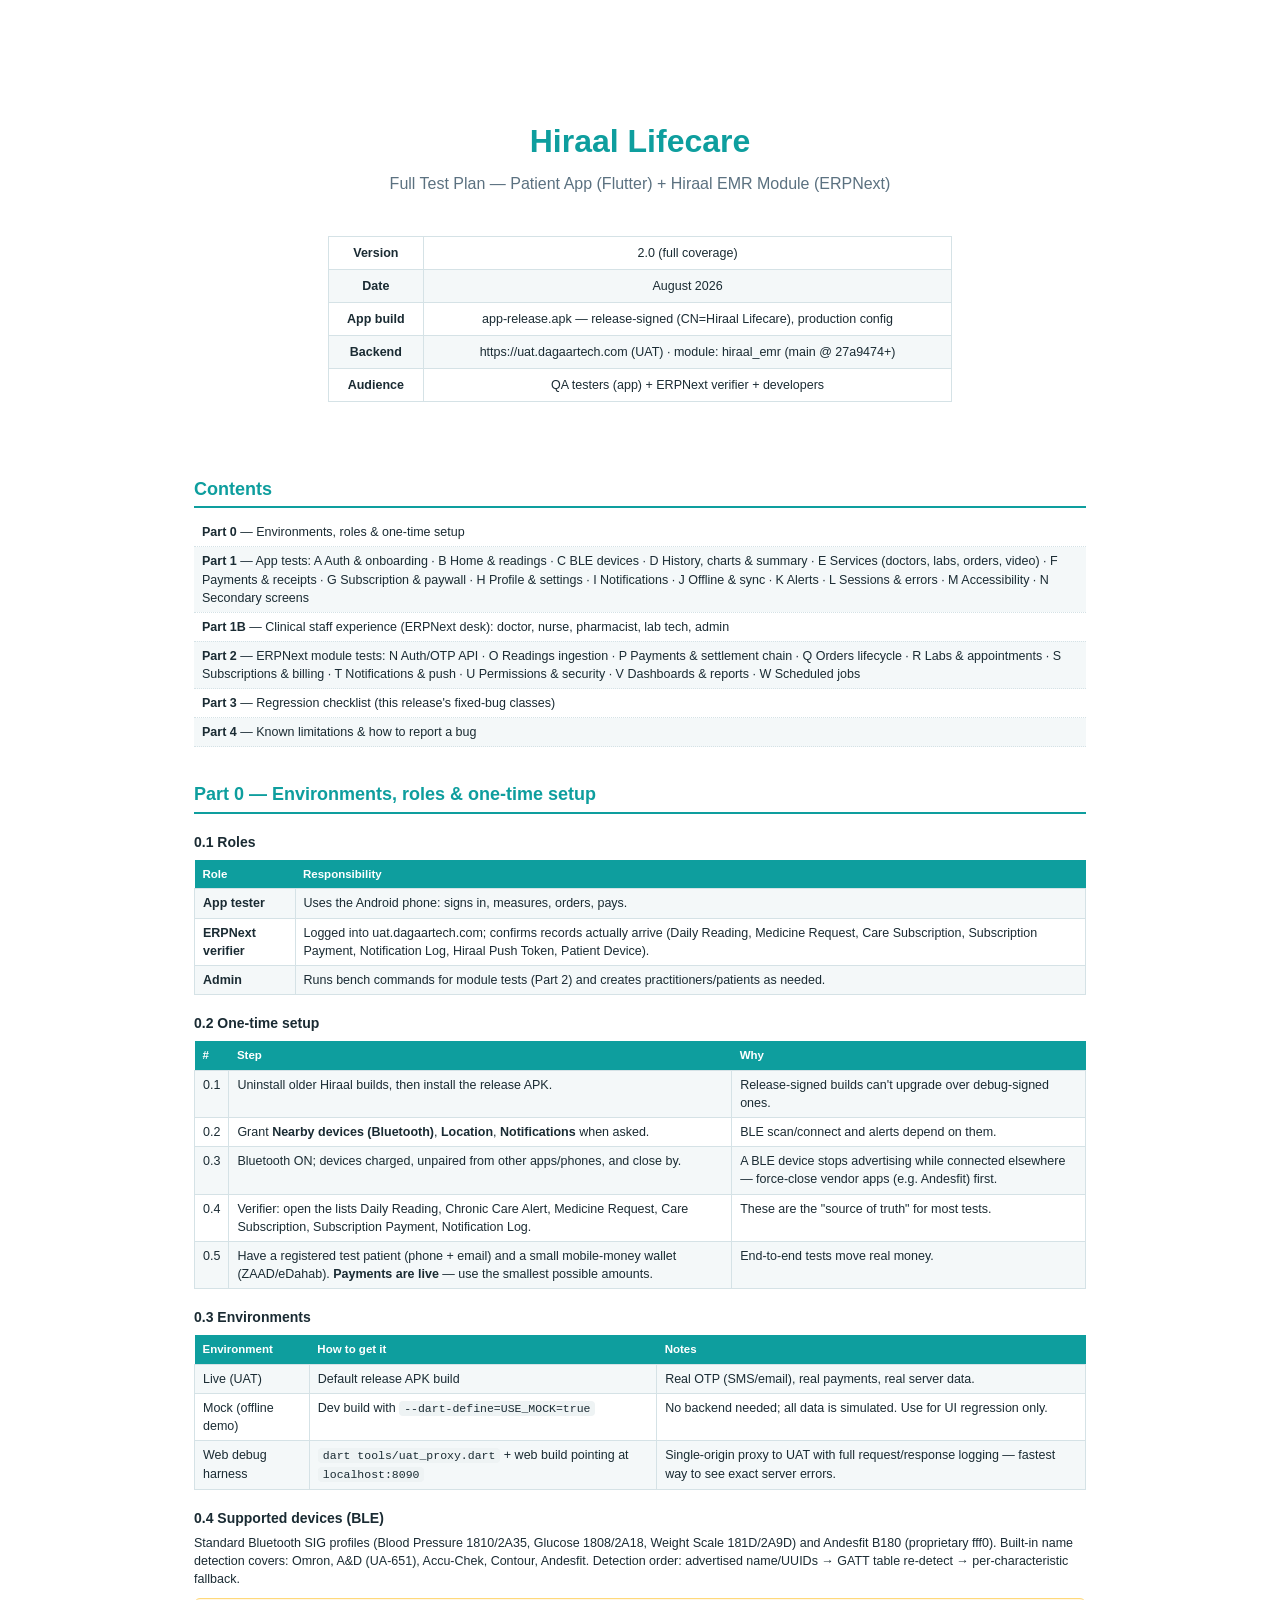
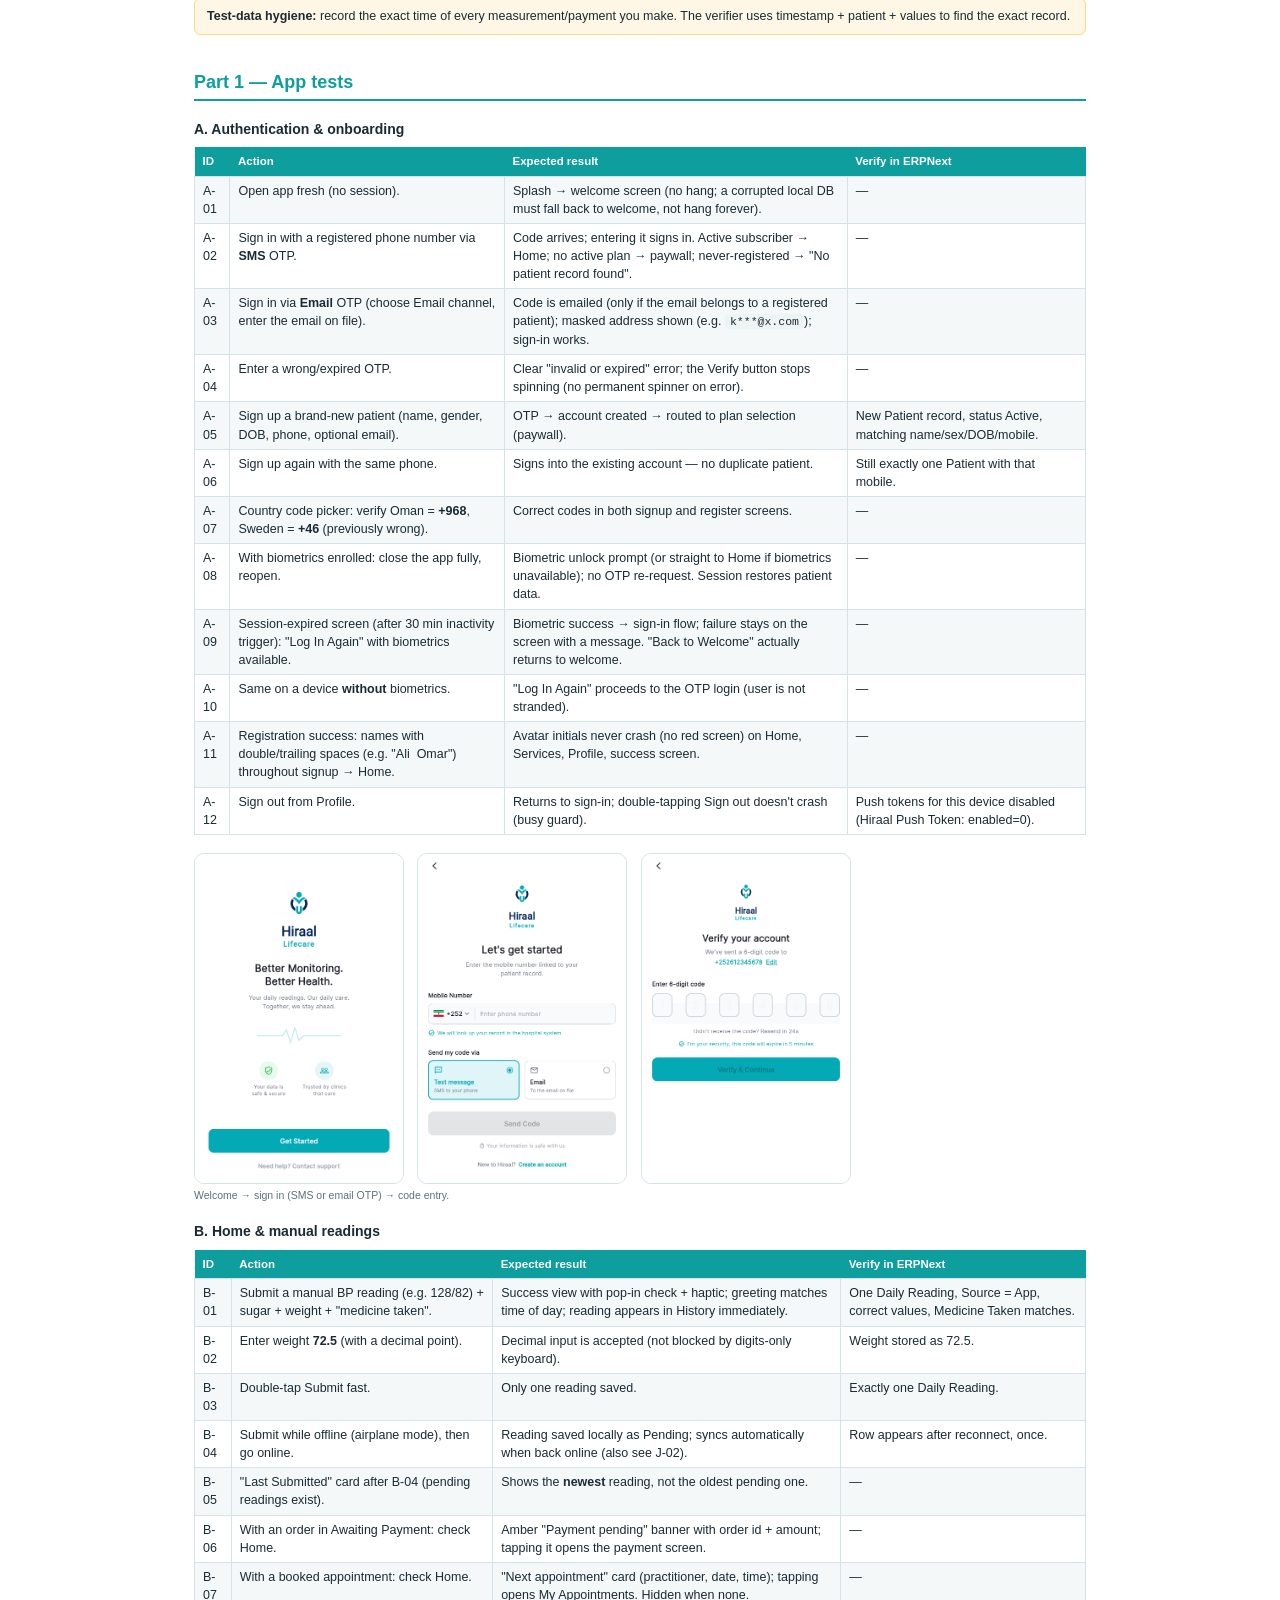
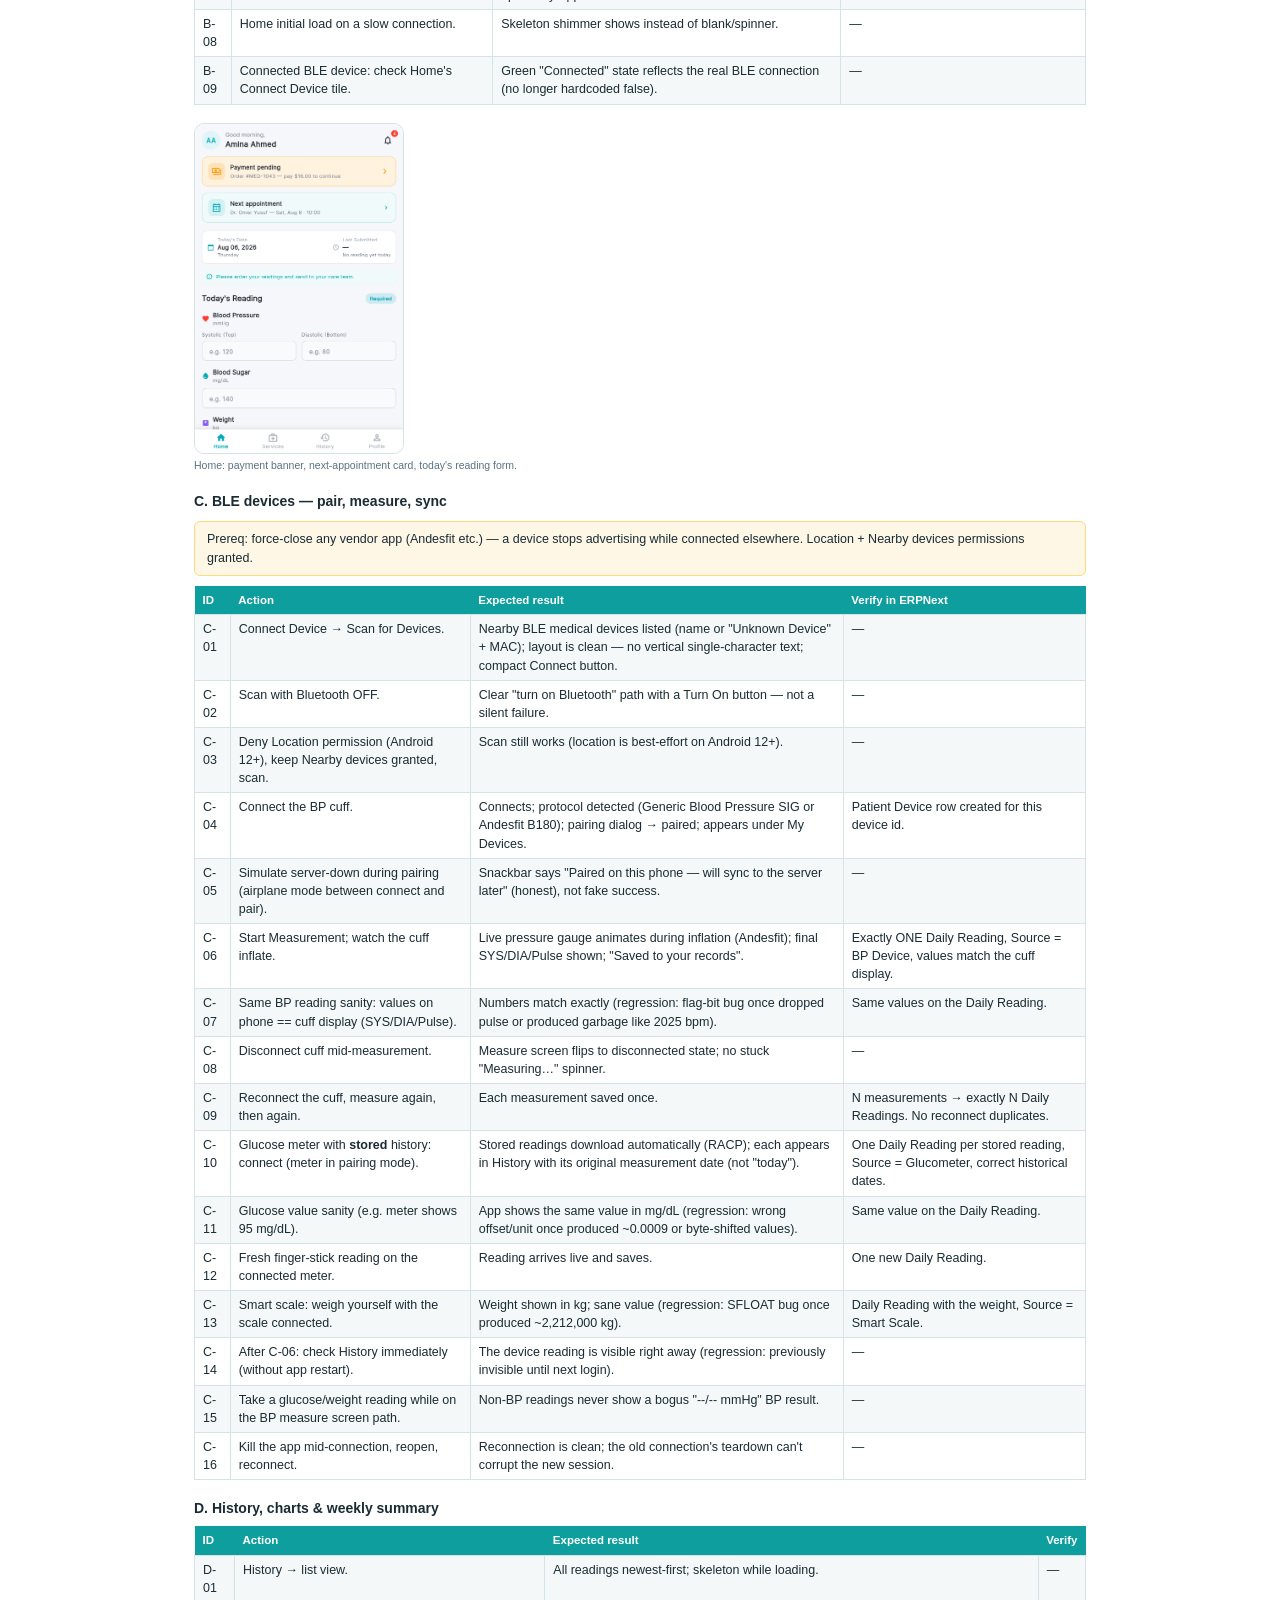
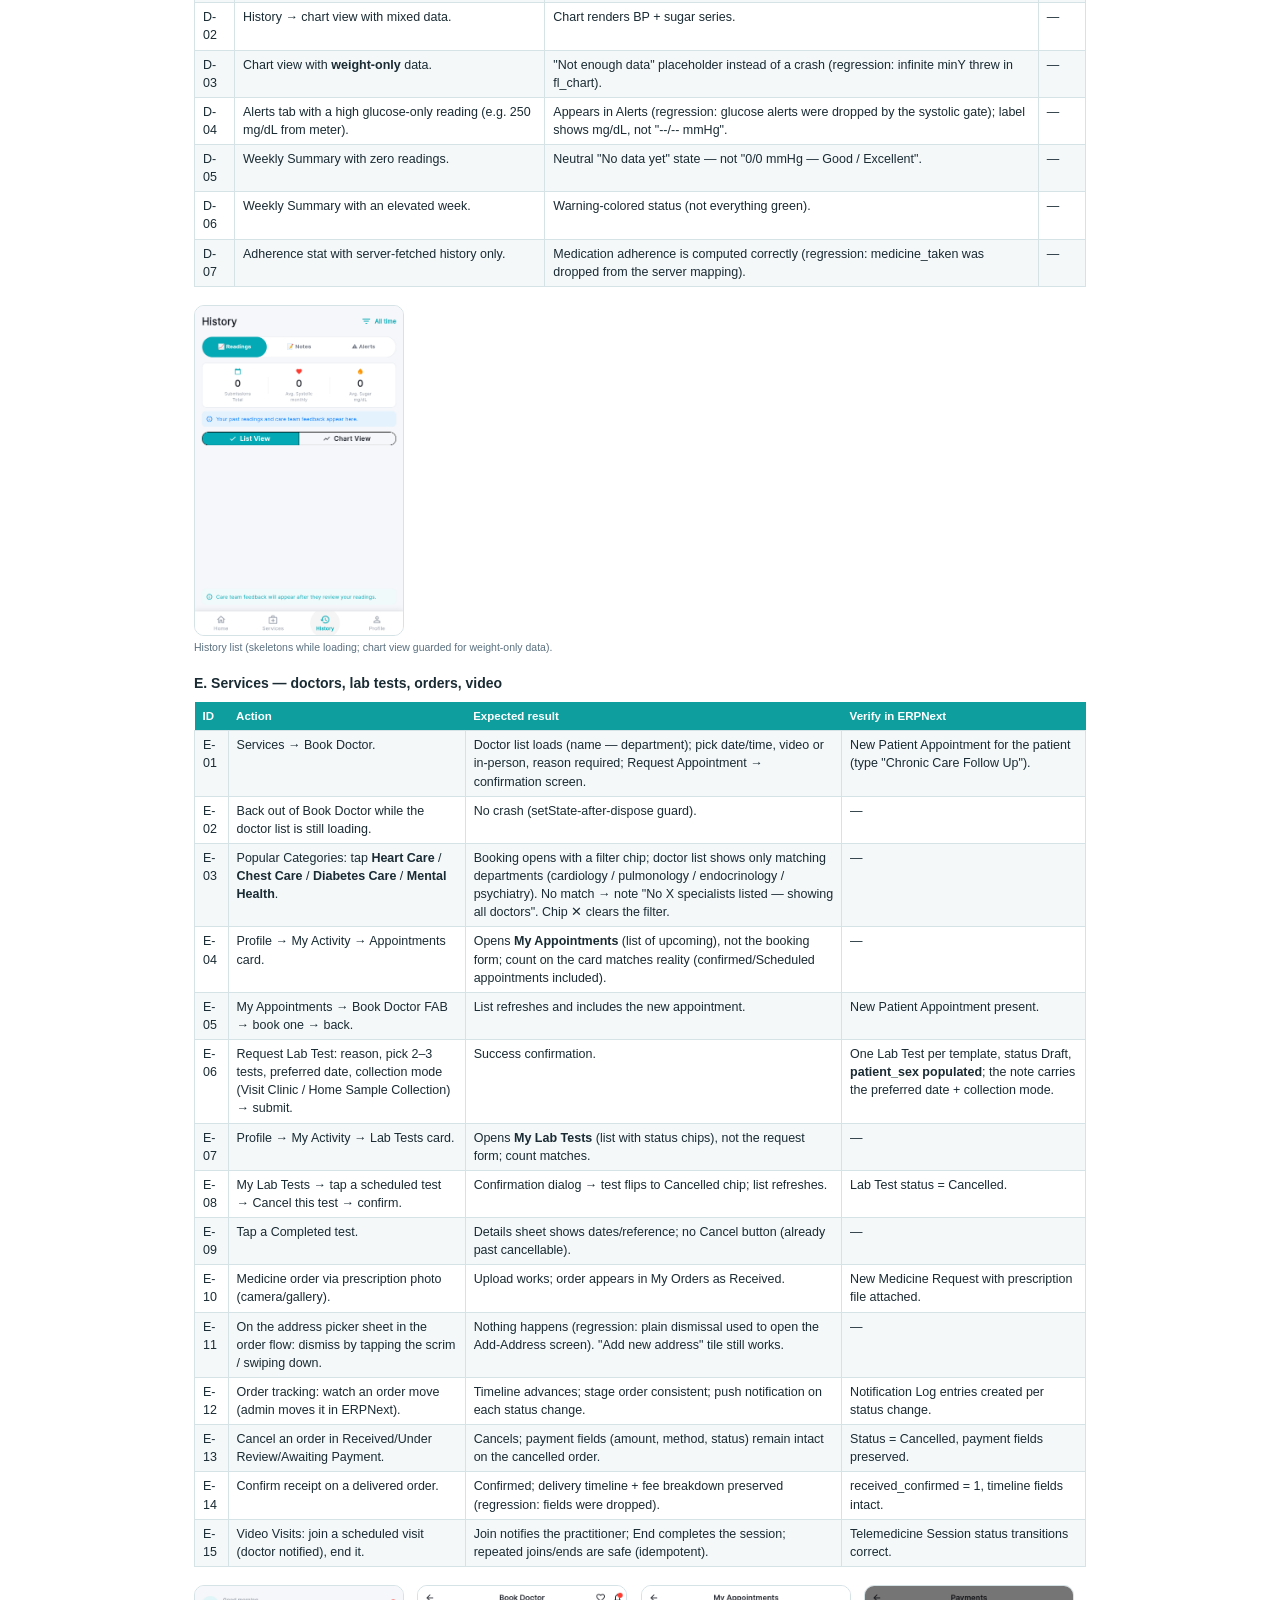
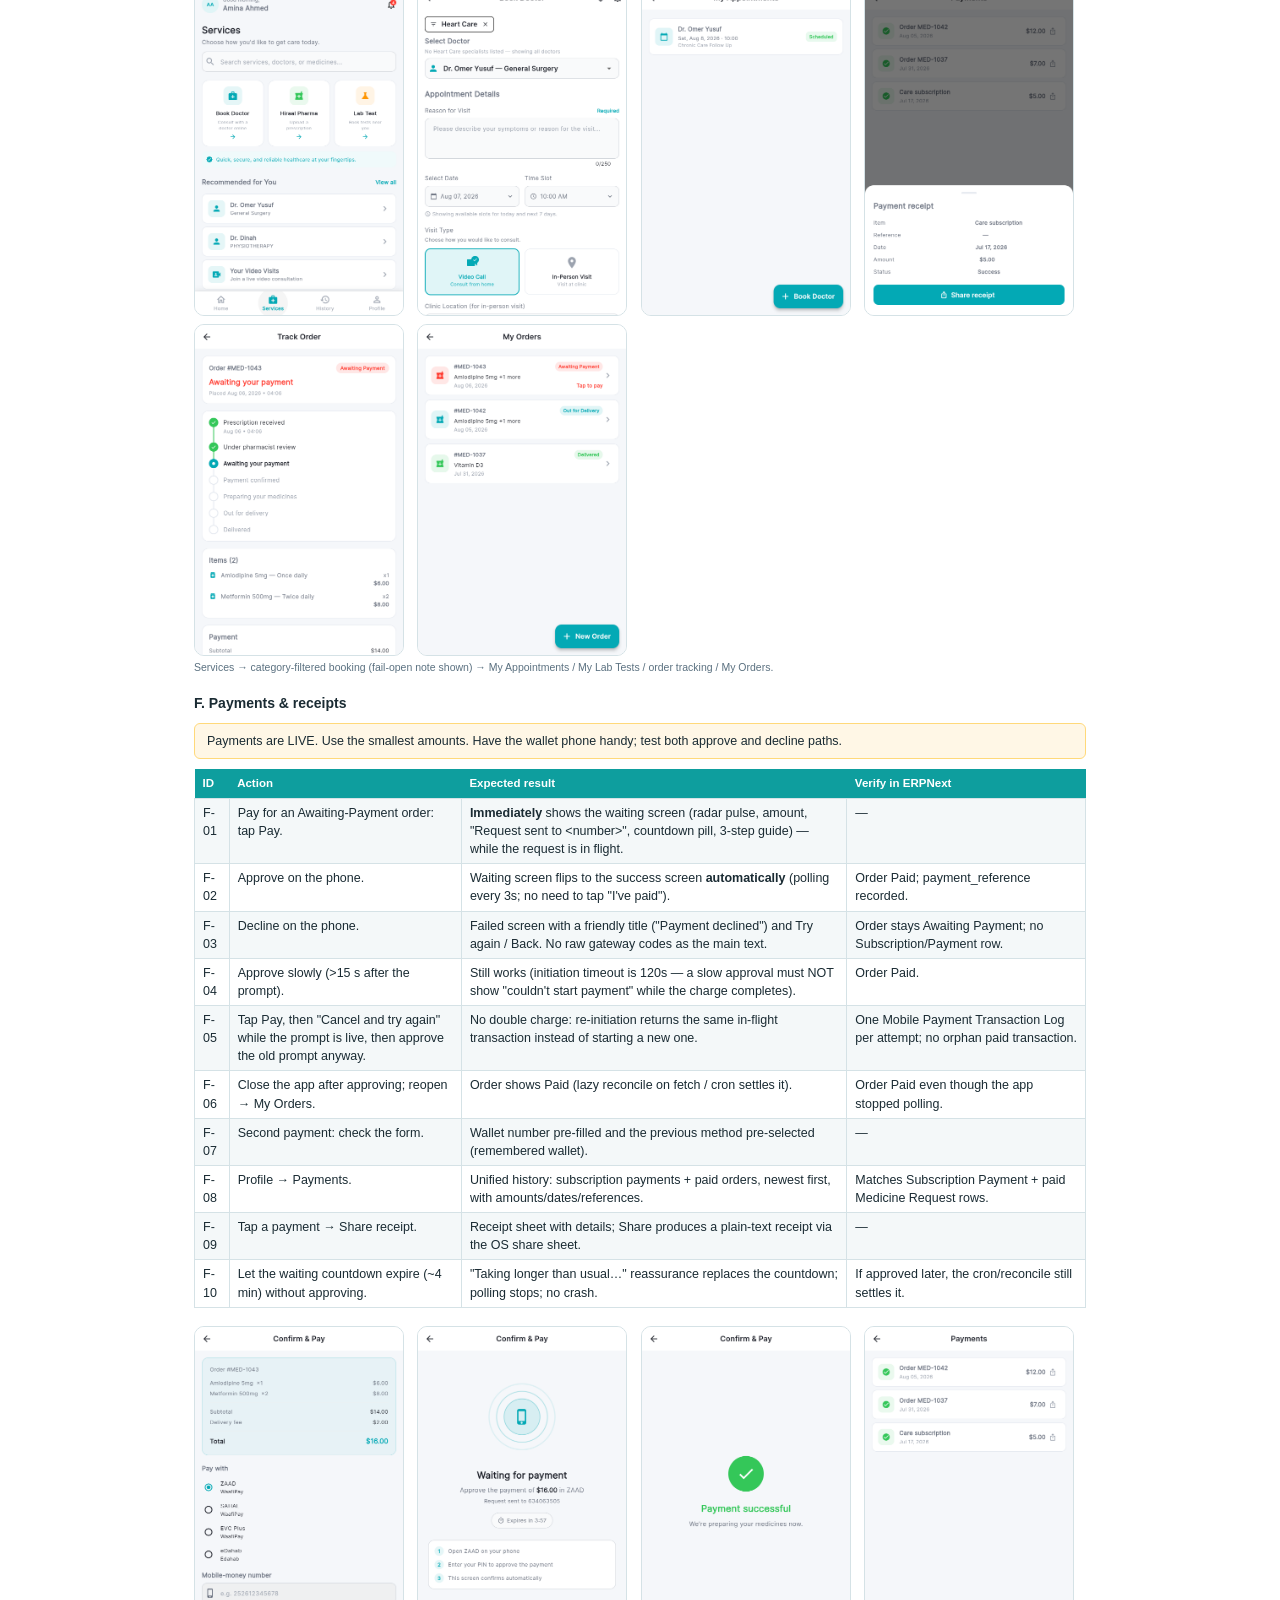
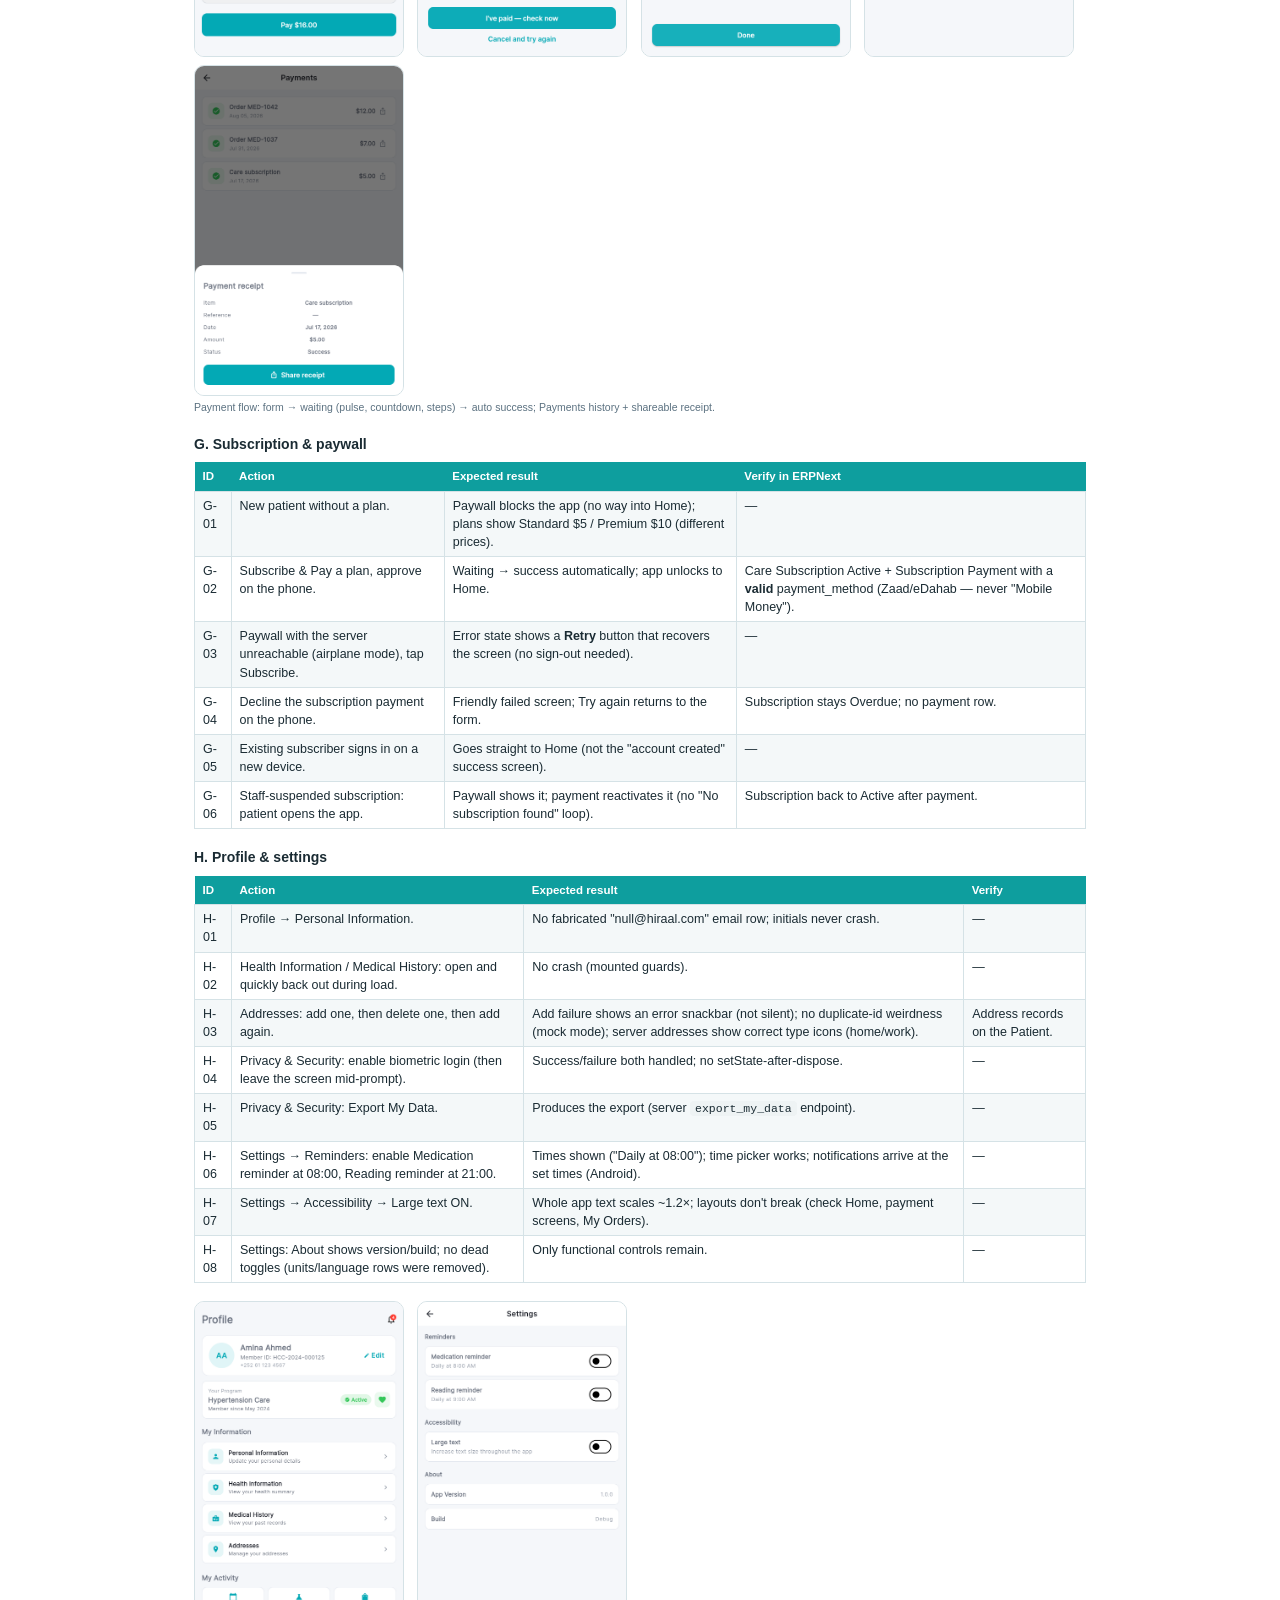
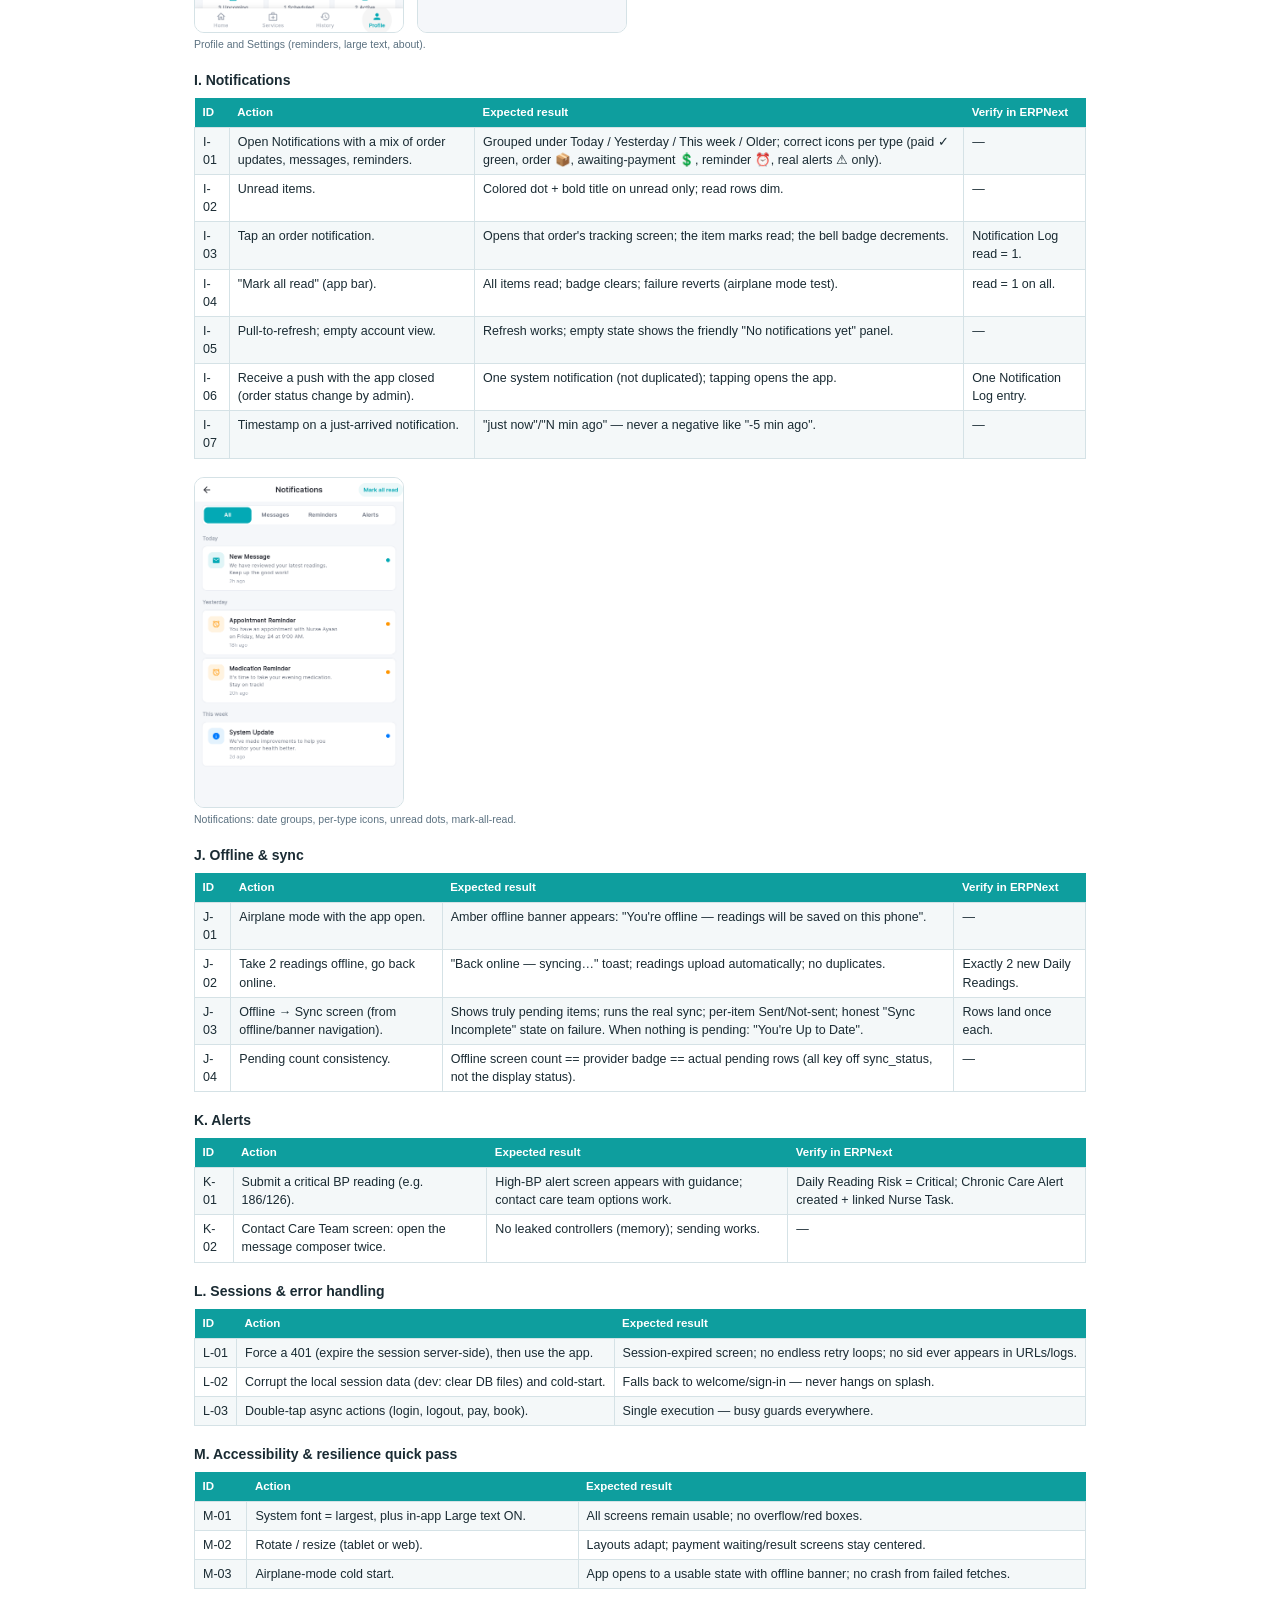
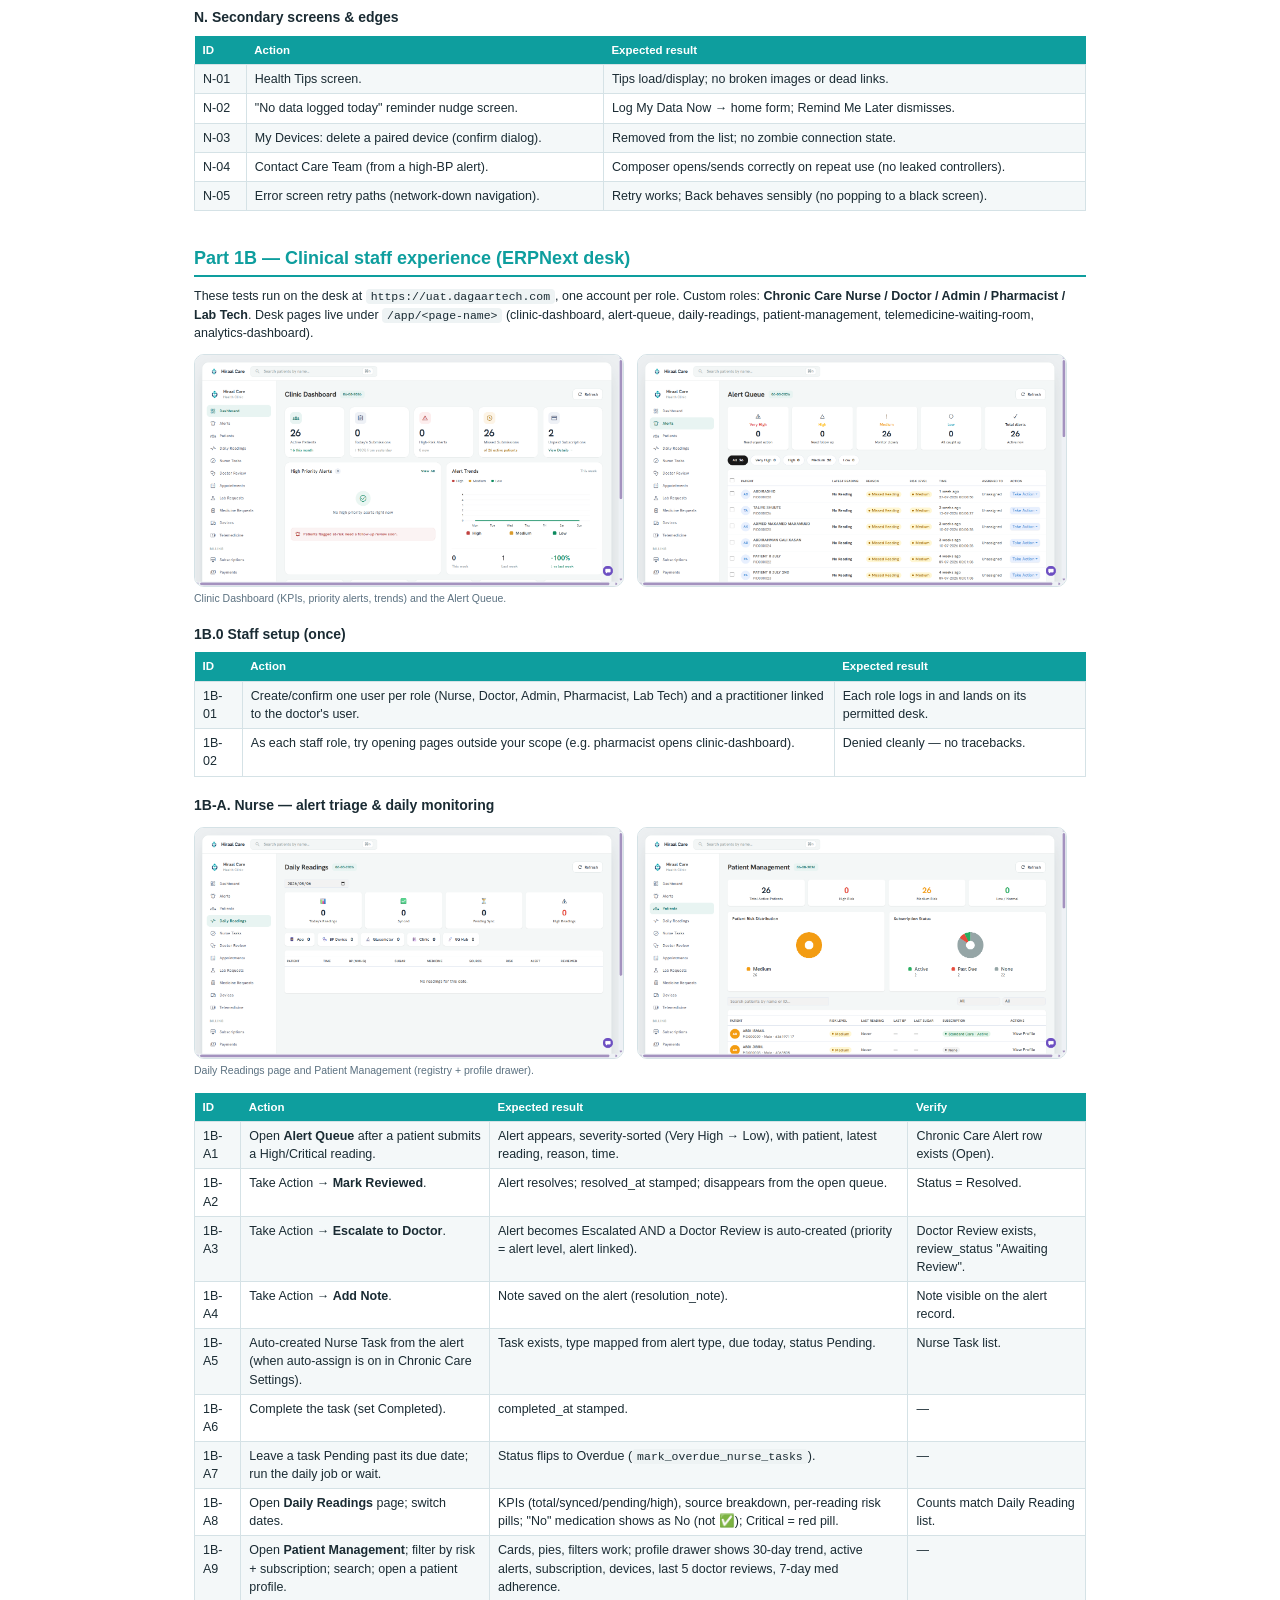
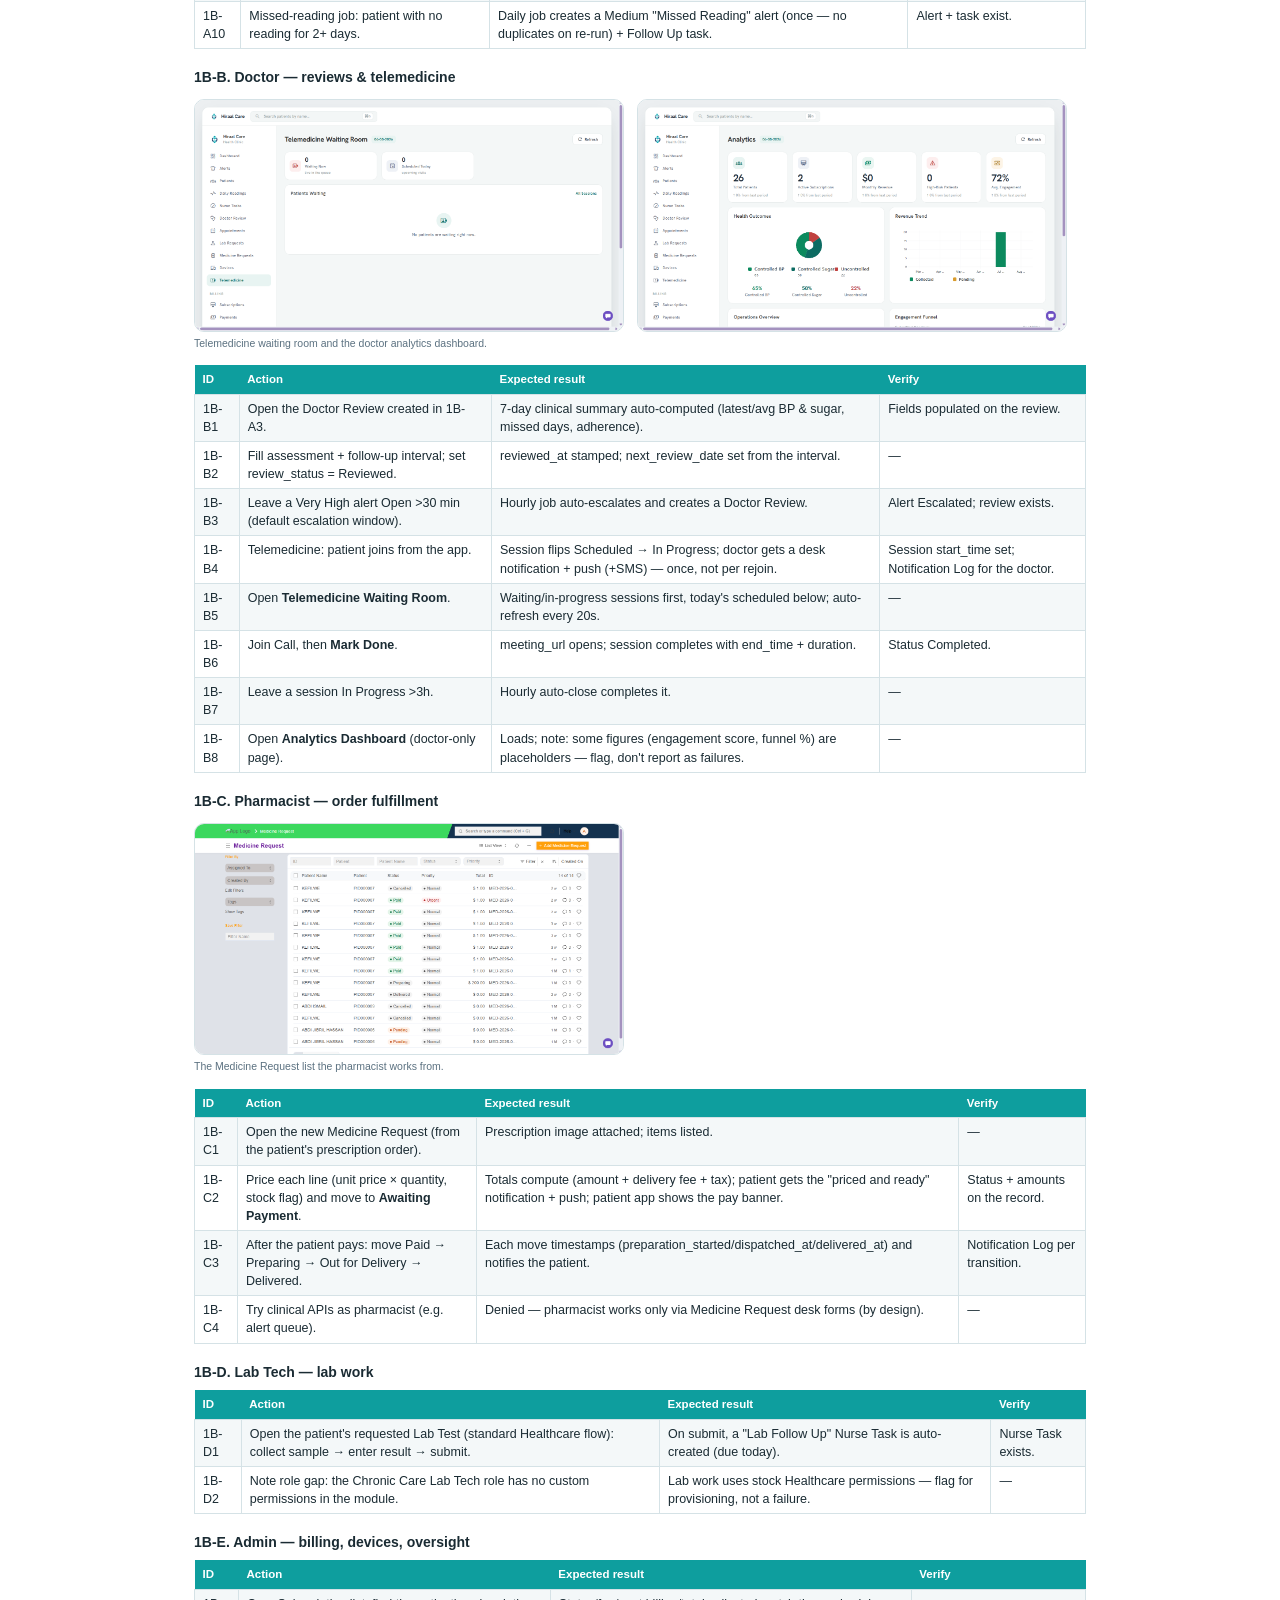
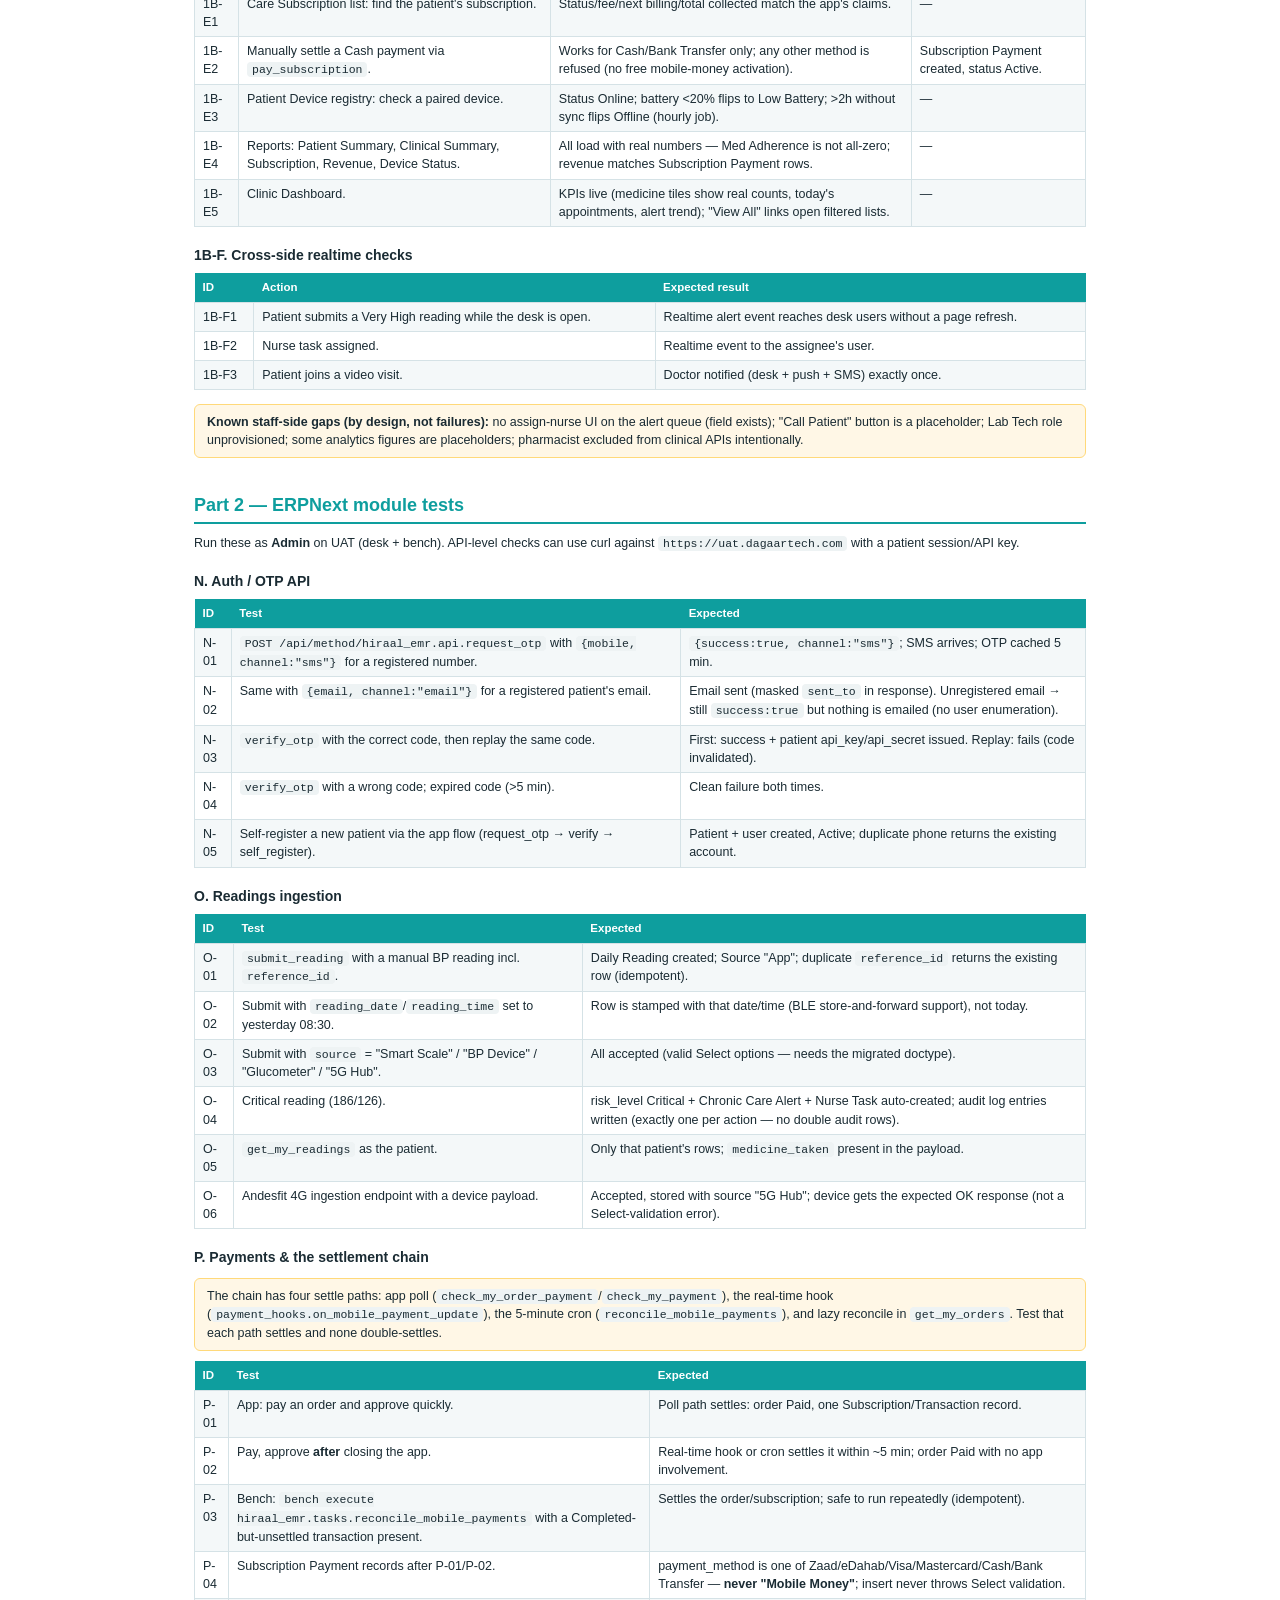
<file: docs/full_test_plan.html>
<!DOCTYPE html>
<html lang="en">
<head>
<meta charset="utf-8">
<title>Hiraal Lifecare — Full Test Plan (App + ERPNext Module)</title>
<style>
  :root { --primary:#0E9E9E; --ink:#1a2b33; --muted:#5b7180; --line:#d5e2e6; --bg:#f4f8f9; }
  * { box-sizing: border-box; }
  body { font-family: "Segoe UI", Arial, sans-serif; color: var(--ink); margin: 0; font-size: 12.5px; line-height: 1.45; }
  .page { max-width: 960px; margin: 0 auto; padding: 28px 34px; }
  h1 { font-size: 26px; color: var(--primary); margin: 0 0 4px; }
  h2 { font-size: 18px; color: var(--primary); border-bottom: 2px solid var(--primary); padding-bottom: 4px; margin: 34px 0 10px; page-break-after: avoid; }
  h3 { font-size: 14px; margin: 18px 0 6px; color: var(--ink); page-break-after: avoid; }
  p { margin: 6px 0; }
  table { width: 100%; border-collapse: collapse; margin: 8px 0 14px; page-break-inside: auto; }
  th { background: var(--primary); color: #fff; text-align: left; padding: 6px 8px; font-size: 11.5px; }
  td { border: 1px solid var(--line); padding: 5px 8px; vertical-align: top; }
  tr:nth-child(even) td { background: var(--bg); }
  tr { page-break-inside: avoid; }
  .cover { text-align: center; padding: 90px 0 40px; }
  .cover h1 { font-size: 32px; }
  .cover .sub { font-size: 16px; color: var(--muted); margin-top: 8px; }
  .meta { margin: 40px auto 0; width: 70%; }
  .meta td { padding: 7px 10px; }
  .note { background: #fff7e6; border: 1px solid #ffd97a; border-radius: 6px; padding: 8px 12px; margin: 10px 0; }
  .pass { background: #e9f9ef; border: 1px solid #9eddb2; border-radius: 6px; padding: 8px 12px; margin: 10px 0; }
  .fail { background: #fdecea; border: 1px solid #f2a9a4; border-radius: 6px; padding: 8px 12px; margin: 10px 0; }
  code { background: #eef3f4; border-radius: 4px; padding: 1px 5px; font-family: Consolas, monospace; font-size: 11.5px; }
  pre { background: #0f2a2d; color: #d9f2ee; border-radius: 6px; padding: 10px 14px; overflow-x: auto; font-size: 11px; }
  pre code { background: none; color: inherit; padding: 0; }
  .toc td { border: none; border-bottom: 1px dotted var(--line); }
  .pagebreak { page-break-before: always; }
  .sm { font-size: 11px; color: var(--muted); }
  .shots { margin: 8px 0 14px; }
  img.shot { width: 210px; border: 1px solid var(--line); border-radius: 10px; margin: 4px 10px 4px 0; vertical-align: top; }
  .cap { font-size: 10.5px; color: var(--muted); margin: 0 0 6px; }
</style>
</head>
<body>
<div class="page">

<!-- ═══════════ COVER ═══════════ -->
<div class="cover">
  <h1>Hiraal Lifecare</h1>
  <div class="sub">Full Test Plan — Patient App (Flutter) + Hiraal EMR Module (ERPNext)</div>
  <table class="meta">
    <tr><td><b>Version</b></td><td>2.0 (full coverage)</td></tr>
    <tr><td><b>Date</b></td><td>August 2026</td></tr>
    <tr><td><b>App build</b></td><td>app-release.apk — release-signed (CN=Hiraal Lifecare), production config</td></tr>
    <tr><td><b>Backend</b></td><td>https://uat.dagaartech.com (UAT) · module: hiraal_emr (main @ 27a9474+)</td></tr>
    <tr><td><b>Audience</b></td><td>QA testers (app) + ERPNext verifier + developers</td></tr>
  </table>
</div>

<div class="pagebreak"></div>

<!-- ═══════════ TOC ═══════════ -->
<h2>Contents</h2>
<table class="toc">
  <tr><td><b>Part 0</b> — Environments, roles &amp; one-time setup</td></tr>
  <tr><td><b>Part 1</b> — App tests: A Auth &amp; onboarding · B Home &amp; readings · C BLE devices · D History, charts &amp; summary · E Services (doctors, labs, orders, video) · F Payments &amp; receipts · G Subscription &amp; paywall · H Profile &amp; settings · I Notifications · J Offline &amp; sync · K Alerts · L Sessions &amp; errors · M Accessibility · N Secondary screens</td></tr>
  <tr><td><b>Part 1B</b> — Clinical staff experience (ERPNext desk): doctor, nurse, pharmacist, lab tech, admin</td></tr>
  <tr><td><b>Part 2</b> — ERPNext module tests: N Auth/OTP API · O Readings ingestion · P Payments &amp; settlement chain · Q Orders lifecycle · R Labs &amp; appointments · S Subscriptions &amp; billing · T Notifications &amp; push · U Permissions &amp; security · V Dashboards &amp; reports · W Scheduled jobs</td></tr>
  <tr><td><b>Part 3</b> — Regression checklist (this release's fixed-bug classes)</td></tr>
  <tr><td><b>Part 4</b> — Known limitations &amp; how to report a bug</td></tr>
</table>

<!-- ═══════════ PART 0 ═══════════ -->
<h2>Part 0 — Environments, roles &amp; one-time setup</h2>

<h3>0.1 Roles</h3>
<table>
  <tr><th>Role</th><th>Responsibility</th></tr>
  <tr><td><b>App tester</b></td><td>Uses the Android phone: signs in, measures, orders, pays.</td></tr>
  <tr><td><b>ERPNext verifier</b></td><td>Logged into uat.dagaartech.com; confirms records actually arrive (Daily Reading, Medicine Request, Care Subscription, Subscription Payment, Notification Log, Hiraal Push Token, Patient Device).</td></tr>
  <tr><td><b>Admin</b></td><td>Runs bench commands for module tests (Part 2) and creates practitioners/patients as needed.</td></tr>
</table>

<h3>0.2 One-time setup</h3>
<table>
  <tr><th>#</th><th>Step</th><th>Why</th></tr>
  <tr><td>0.1</td><td>Uninstall older Hiraal builds, then install the release APK.</td><td>Release-signed builds can't upgrade over debug-signed ones.</td></tr>
  <tr><td>0.2</td><td>Grant <b>Nearby devices (Bluetooth)</b>, <b>Location</b>, <b>Notifications</b> when asked.</td><td>BLE scan/connect and alerts depend on them.</td></tr>
  <tr><td>0.3</td><td>Bluetooth ON; devices charged, unpaired from other apps/phones, and close by.</td><td>A BLE device stops advertising while connected elsewhere — force-close vendor apps (e.g. Andesfit) first.</td></tr>
  <tr><td>0.4</td><td>Verifier: open the lists Daily Reading, Chronic Care Alert, Medicine Request, Care Subscription, Subscription Payment, Notification Log.</td><td>These are the "source of truth" for most tests.</td></tr>
  <tr><td>0.5</td><td>Have a registered test patient (phone + email) and a small mobile-money wallet (ZAAD/eDahab). <b>Payments are live</b> — use the smallest possible amounts.</td><td>End-to-end tests move real money.</td></tr>
</table>

<h3>0.3 Environments</h3>
<table>
  <tr><th>Environment</th><th>How to get it</th><th>Notes</th></tr>
  <tr><td>Live (UAT)</td><td>Default release APK build</td><td>Real OTP (SMS/email), real payments, real server data.</td></tr>
  <tr><td>Mock (offline demo)</td><td>Dev build with <code>--dart-define=USE_MOCK=true</code></td><td>No backend needed; all data is simulated. Use for UI regression only.</td></tr>
  <tr><td>Web debug harness</td><td><code>dart tools/uat_proxy.dart</code> + web build pointing at <code>localhost:8090</code></td><td>Single-origin proxy to UAT with full request/response logging — fastest way to see exact server errors.</td></tr>
</table>

<h3>0.4 Supported devices (BLE)</h3>
<p>Standard Bluetooth SIG profiles (Blood Pressure 1810/2A35, Glucose 1808/2A18, Weight Scale 181D/2A9D) and Andesfit B180 (proprietary fff0). Built-in name detection covers: Omron, A&amp;D (UA-651), Accu-Chek, Contour, Andesfit. Detection order: advertised name/UUIDs → GATT table re-detect → per-characteristic fallback.</p>

<div class="note"><b>Test-data hygiene:</b> record the exact time of every measurement/payment you make. The verifier uses timestamp + patient + values to find the exact record.</div>

<div class="pagebreak"></div>
<!-- ═══════════ PART 1 ═══════════ -->
<h2>Part 1 — App tests</h2>

<h3>A. Authentication &amp; onboarding</h3>
<table>
  <tr><th>ID</th><th>Action</th><th>Expected result</th><th>Verify in ERPNext</th></tr>
  <tr><td>A-01</td><td>Open app fresh (no session).</td><td>Splash → welcome screen (no hang; a corrupted local DB must fall back to welcome, not hang forever).</td><td>—</td></tr>
  <tr><td>A-02</td><td>Sign in with a registered phone number via <b>SMS</b> OTP.</td><td>Code arrives; entering it signs in. Active subscriber → Home; no active plan → paywall; never-registered → "No patient record found".</td><td>—</td></tr>
  <tr><td>A-03</td><td>Sign in via <b>Email</b> OTP (choose Email channel, enter the email on file).</td><td>Code is emailed (only if the email belongs to a registered patient); masked address shown (e.g. <code>k***@x.com</code>); sign-in works.</td><td>—</td></tr>
  <tr><td>A-04</td><td>Enter a wrong/expired OTP.</td><td>Clear "invalid or expired" error; the Verify button stops spinning (no permanent spinner on error).</td><td>—</td></tr>
  <tr><td>A-05</td><td>Sign up a brand-new patient (name, gender, DOB, phone, optional email).</td><td>OTP → account created → routed to plan selection (paywall).</td><td>New Patient record, status Active, matching name/sex/DOB/mobile.</td></tr>
  <tr><td>A-06</td><td>Sign up again with the same phone.</td><td>Signs into the existing account — no duplicate patient.</td><td>Still exactly one Patient with that mobile.</td></tr>
  <tr><td>A-07</td><td>Country code picker: verify Oman = <b>+968</b>, Sweden = <b>+46</b> (previously wrong).</td><td>Correct codes in both signup and register screens.</td><td>—</td></tr>
  <tr><td>A-08</td><td>With biometrics enrolled: close the app fully, reopen.</td><td>Biometric unlock prompt (or straight to Home if biometrics unavailable); no OTP re-request. Session restores patient data.</td><td>—</td></tr>
  <tr><td>A-09</td><td>Session-expired screen (after 30 min inactivity trigger): "Log In Again" with biometrics available.</td><td>Biometric success → sign-in flow; failure stays on the screen with a message. "Back to Welcome" actually returns to welcome.</td><td>—</td></tr>
  <tr><td>A-10</td><td>Same on a device <b>without</b> biometrics.</td><td>"Log In Again" proceeds to the OTP login (user is not stranded).</td><td>—</td></tr>
  <tr><td>A-11</td><td>Registration success: names with double/trailing spaces (e.g. "Ali&nbsp;&nbsp;Omar") throughout signup → Home.</td><td>Avatar initials never crash (no red screen) on Home, Services, Profile, success screen.</td><td>—</td></tr>
  <tr><td>A-12</td><td>Sign out from Profile.</td><td>Returns to sign-in; double-tapping Sign out doesn't crash (busy guard).</td><td>Push tokens for this device disabled (Hiraal Push Token: enabled=0).</td></tr>
</table>
<div class="shots">
  <img class="shot" src="shots/01_welcome.png" alt="Welcome">
  <img class="shot" src="shots/02_register.png" alt="Sign in">
  <img class="shot" src="shots/03_otp.png" alt="OTP">
  <p class="cap">Welcome → sign in (SMS or email OTP) → code entry.</p>
</div>

<h3>B. Home &amp; manual readings</h3>
<table>
  <tr><th>ID</th><th>Action</th><th>Expected result</th><th>Verify in ERPNext</th></tr>
  <tr><td>B-01</td><td>Submit a manual BP reading (e.g. 128/82) + sugar + weight + "medicine taken".</td><td>Success view with pop-in check + haptic; greeting matches time of day; reading appears in History immediately.</td><td>One Daily Reading, Source = App, correct values, Medicine Taken matches.</td></tr>
  <tr><td>B-02</td><td>Enter weight <b>72.5</b> (with a decimal point).</td><td>Decimal input is accepted (not blocked by digits-only keyboard).</td><td>Weight stored as 72.5.</td></tr>
  <tr><td>B-03</td><td>Double-tap Submit fast.</td><td>Only one reading saved.</td><td>Exactly one Daily Reading.</td></tr>
  <tr><td>B-04</td><td>Submit while offline (airplane mode), then go online.</td><td>Reading saved locally as Pending; syncs automatically when back online (also see J-02).</td><td>Row appears after reconnect, once.</td></tr>
  <tr><td>B-05</td><td>"Last Submitted" card after B-04 (pending readings exist).</td><td>Shows the <b>newest</b> reading, not the oldest pending one.</td><td>—</td></tr>
  <tr><td>B-06</td><td>With an order in Awaiting Payment: check Home.</td><td>Amber "Payment pending" banner with order id + amount; tapping it opens the payment screen.</td><td>—</td></tr>
  <tr><td>B-07</td><td>With a booked appointment: check Home.</td><td>"Next appointment" card (practitioner, date, time); tapping opens My Appointments. Hidden when none.</td><td>—</td></tr>
  <tr><td>B-08</td><td>Home initial load on a slow connection.</td><td>Skeleton shimmer shows instead of blank/spinner.</td><td>—</td></tr>
  <tr><td>B-09</td><td>Connected BLE device: check Home's Connect Device tile.</td><td>Green "Connected" state reflects the real BLE connection (no longer hardcoded false).</td><td>—</td></tr>
</table>
<div class="shots">
  <img class="shot" src="shots/04_home.png" alt="Home">
  <p class="cap">Home: payment banner, next-appointment card, today's reading form.</p>
</div>

<h3>C. BLE devices — pair, measure, sync</h3>
<div class="note">Prereq: force-close any vendor app (Andesfit etc.) — a device stops advertising while connected elsewhere. Location + Nearby devices permissions granted.</div>
<table>
  <tr><th>ID</th><th>Action</th><th>Expected result</th><th>Verify in ERPNext</th></tr>
  <tr><td>C-01</td><td>Connect Device → Scan for Devices.</td><td>Nearby BLE medical devices listed (name or "Unknown Device" + MAC); layout is clean — no vertical single-character text; compact Connect button.</td><td>—</td></tr>
  <tr><td>C-02</td><td>Scan with Bluetooth OFF.</td><td>Clear "turn on Bluetooth" path with a Turn On button — not a silent failure.</td><td>—</td></tr>
  <tr><td>C-03</td><td>Deny Location permission (Android 12+), keep Nearby devices granted, scan.</td><td>Scan still works (location is best-effort on Android 12+).</td><td>—</td></tr>
  <tr><td>C-04</td><td>Connect the BP cuff.</td><td>Connects; protocol detected (Generic Blood Pressure SIG or Andesfit B180); pairing dialog → paired; appears under My Devices.</td><td>Patient Device row created for this device id.</td></tr>
  <tr><td>C-05</td><td>Simulate server-down during pairing (airplane mode between connect and pair).</td><td>Snackbar says "Paired on this phone — will sync to the server later" (honest), not fake success.</td><td>—</td></tr>
  <tr><td>C-06</td><td>Start Measurement; watch the cuff inflate.</td><td>Live pressure gauge animates during inflation (Andesfit); final SYS/DIA/Pulse shown; "Saved to your records".</td><td>Exactly ONE Daily Reading, Source = BP Device, values match the cuff display.</td></tr>
  <tr><td>C-07</td><td>Same BP reading sanity: values on phone == cuff display (SYS/DIA/Pulse).</td><td>Numbers match exactly (regression: flag-bit bug once dropped pulse or produced garbage like 2025 bpm).</td><td>Same values on the Daily Reading.</td></tr>
  <tr><td>C-08</td><td>Disconnect cuff mid-measurement.</td><td>Measure screen flips to disconnected state; no stuck "Measuring…" spinner.</td><td>—</td></tr>
  <tr><td>C-09</td><td>Reconnect the cuff, measure again, then again.</td><td>Each measurement saved once.</td><td>N measurements → exactly N Daily Readings. No reconnect duplicates.</td></tr>
  <tr><td>C-10</td><td>Glucose meter with <b>stored</b> history: connect (meter in pairing mode).</td><td>Stored readings download automatically (RACP); each appears in History with its original measurement date (not "today").</td><td>One Daily Reading per stored reading, Source = Glucometer, correct historical dates.</td></tr>
  <tr><td>C-11</td><td>Glucose value sanity (e.g. meter shows 95 mg/dL).</td><td>App shows the same value in mg/dL (regression: wrong offset/unit once produced ~0.0009 or byte-shifted values).</td><td>Same value on the Daily Reading.</td></tr>
  <tr><td>C-12</td><td>Fresh finger-stick reading on the connected meter.</td><td>Reading arrives live and saves.</td><td>One new Daily Reading.</td></tr>
  <tr><td>C-13</td><td>Smart scale: weigh yourself with the scale connected.</td><td>Weight shown in kg; sane value (regression: SFLOAT bug once produced ~2,212,000 kg).</td><td>Daily Reading with the weight, Source = Smart Scale.</td></tr>
  <tr><td>C-14</td><td>After C-06: check History immediately (without app restart).</td><td>The device reading is visible right away (regression: previously invisible until next login).</td><td>—</td></tr>
  <tr><td>C-15</td><td>Take a glucose/weight reading while on the BP measure screen path.</td><td>Non-BP readings never show a bogus "--/-- mmHg" BP result.</td><td>—</td></tr>
  <tr><td>C-16</td><td>Kill the app mid-connection, reopen, reconnect.</td><td>Reconnection is clean; the old connection's teardown can't corrupt the new session.</td><td>—</td></tr>
</table>

<h3>D. History, charts &amp; weekly summary</h3>
<table>
  <tr><th>ID</th><th>Action</th><th>Expected result</th><th>Verify</th></tr>
  <tr><td>D-01</td><td>History → list view.</td><td>All readings newest-first; skeleton while loading.</td><td>—</td></tr>
  <tr><td>D-02</td><td>History → chart view with mixed data.</td><td>Chart renders BP + sugar series.</td><td>—</td></tr>
  <tr><td>D-03</td><td>Chart view with <b>weight-only</b> data.</td><td>"Not enough data" placeholder instead of a crash (regression: infinite minY threw in fl_chart).</td><td>—</td></tr>
  <tr><td>D-04</td><td>Alerts tab with a high glucose-only reading (e.g. 250 mg/dL from meter).</td><td>Appears in Alerts (regression: glucose alerts were dropped by the systolic gate); label shows mg/dL, not "--/-- mmHg".</td><td>—</td></tr>
  <tr><td>D-05</td><td>Weekly Summary with zero readings.</td><td>Neutral "No data yet" state — not "0/0 mmHg — Good / Excellent".</td><td>—</td></tr>
  <tr><td>D-06</td><td>Weekly Summary with an elevated week.</td><td>Warning-colored status (not everything green).</td><td>—</td></tr>
  <tr><td>D-07</td><td>Adherence stat with server-fetched history only.</td><td>Medication adherence is computed correctly (regression: medicine_taken was dropped from the server mapping).</td><td>—</td></tr>
</table>
<div class="shots">
  <img class="shot" src="shots/09_history.png" alt="History">
  <p class="cap">History list (skeletons while loading; chart view guarded for weight-only data).</p>
</div>

<h3>E. Services — doctors, lab tests, orders, video</h3>
<table>
  <tr><th>ID</th><th>Action</th><th>Expected result</th><th>Verify in ERPNext</th></tr>
  <tr><td>E-01</td><td>Services → Book Doctor.</td><td>Doctor list loads (name — department); pick date/time, video or in-person, reason required; Request Appointment → confirmation screen.</td><td>New Patient Appointment for the patient (type "Chronic Care Follow Up").</td></tr>
  <tr><td>E-02</td><td>Back out of Book Doctor while the doctor list is still loading.</td><td>No crash (setState-after-dispose guard).</td><td>—</td></tr>
  <tr><td>E-03</td><td>Popular Categories: tap <b>Heart Care</b> / <b>Chest Care</b> / <b>Diabetes Care</b> / <b>Mental Health</b>.</td><td>Booking opens with a filter chip; doctor list shows only matching departments (cardiology / pulmonology / endocrinology / psychiatry). No match → note "No X specialists listed — showing all doctors". Chip ✕ clears the filter.</td><td>—</td></tr>
  <tr><td>E-04</td><td>Profile → My Activity → Appointments card.</td><td>Opens <b>My Appointments</b> (list of upcoming), not the booking form; count on the card matches reality (confirmed/Scheduled appointments included).</td><td>—</td></tr>
  <tr><td>E-05</td><td>My Appointments → Book Doctor FAB → book one → back.</td><td>List refreshes and includes the new appointment.</td><td>New Patient Appointment present.</td></tr>
  <tr><td>E-06</td><td>Request Lab Test: reason, pick 2–3 tests, preferred date, collection mode (Visit Clinic / Home Sample Collection) → submit.</td><td>Success confirmation.</td><td>One Lab Test per template, status Draft, <b>patient_sex populated</b>; the note carries the preferred date + collection mode.</td></tr>
  <tr><td>E-07</td><td>Profile → My Activity → Lab Tests card.</td><td>Opens <b>My Lab Tests</b> (list with status chips), not the request form; count matches.</td><td>—</td></tr>
  <tr><td>E-08</td><td>My Lab Tests → tap a scheduled test → Cancel this test → confirm.</td><td>Confirmation dialog → test flips to Cancelled chip; list refreshes.</td><td>Lab Test status = Cancelled.</td></tr>
  <tr><td>E-09</td><td>Tap a Completed test.</td><td>Details sheet shows dates/reference; no Cancel button (already past cancellable).</td><td>—</td></tr>
  <tr><td>E-10</td><td>Medicine order via prescription photo (camera/gallery).</td><td>Upload works; order appears in My Orders as Received.</td><td>New Medicine Request with prescription file attached.</td></tr>
  <tr><td>E-11</td><td>On the address picker sheet in the order flow: dismiss by tapping the scrim / swiping down.</td><td>Nothing happens (regression: plain dismissal used to open the Add-Address screen). "Add new address" tile still works.</td><td>—</td></tr>
  <tr><td>E-12</td><td>Order tracking: watch an order move (admin moves it in ERPNext).</td><td>Timeline advances; stage order consistent; push notification on each status change.</td><td>Notification Log entries created per status change.</td></tr>
  <tr><td>E-13</td><td>Cancel an order in Received/Under Review/Awaiting Payment.</td><td>Cancels; payment fields (amount, method, status) remain intact on the cancelled order.</td><td>Status = Cancelled, payment fields preserved.</td></tr>
  <tr><td>E-14</td><td>Confirm receipt on a delivered order.</td><td>Confirmed; delivery timeline + fee breakdown preserved (regression: fields were dropped).</td><td>received_confirmed = 1, timeline fields intact.</td></tr>
  <tr><td>E-15</td><td>Video Visits: join a scheduled visit (doctor notified), end it.</td><td>Join notifies the practitioner; End completes the session; repeated joins/ends are safe (idempotent).</td><td>Telemedicine Session status transitions correct.</td></tr>
</table>
<div class="shots">
  <img class="shot" src="shots/07_services.png" alt="Services">
  <img class="shot" src="shots/08_book_doctor_filtered.png" alt="Book Doctor filtered">
  <img class="shot" src="shots/06_appointments.png" alt="My Appointments">
  <img class="shot" src="shots/12_my_lab_tests.png" alt="My Lab Tests">
  <img class="shot" src="shots/15_track_order.png" alt="Track Order">
  <img class="shot" src="shots/14_my_orders.png" alt="My Orders">
  <p class="cap">Services → category-filtered booking (fail-open note shown) → My Appointments / My Lab Tests / order tracking / My Orders.</p>
</div>

<h3>F. Payments &amp; receipts</h3>
<div class="note">Payments are LIVE. Use the smallest amounts. Have the wallet phone handy; test both approve and decline paths.</div>
<table>
  <tr><th>ID</th><th>Action</th><th>Expected result</th><th>Verify in ERPNext</th></tr>
  <tr><td>F-01</td><td>Pay for an Awaiting-Payment order: tap Pay.</td><td><b>Immediately</b> shows the waiting screen (radar pulse, amount, "Request sent to &lt;number&gt;", countdown pill, 3-step guide) — while the request is in flight.</td><td>—</td></tr>
  <tr><td>F-02</td><td>Approve on the phone.</td><td>Waiting screen flips to the success screen <b>automatically</b> (polling every 3s; no need to tap "I've paid").</td><td>Order Paid; payment_reference recorded.</td></tr>
  <tr><td>F-03</td><td>Decline on the phone.</td><td>Failed screen with a friendly title ("Payment declined") and Try again / Back. No raw gateway codes as the main text.</td><td>Order stays Awaiting Payment; no Subscription/Payment row.</td></tr>
  <tr><td>F-04</td><td>Approve slowly (&gt;15 s after the prompt).</td><td>Still works (initiation timeout is 120s — a slow approval must NOT show "couldn't start payment" while the charge completes).</td><td>Order Paid.</td></tr>
  <tr><td>F-05</td><td>Tap Pay, then "Cancel and try again" while the prompt is live, then approve the old prompt anyway.</td><td>No double charge: re-initiation returns the same in-flight transaction instead of starting a new one.</td><td>One Mobile Payment Transaction Log per attempt; no orphan paid transaction.</td></tr>
  <tr><td>F-06</td><td>Close the app after approving; reopen → My Orders.</td><td>Order shows Paid (lazy reconcile on fetch / cron settles it).</td><td>Order Paid even though the app stopped polling.</td></tr>
  <tr><td>F-07</td><td>Second payment: check the form.</td><td>Wallet number pre-filled and the previous method pre-selected (remembered wallet).</td><td>—</td></tr>
  <tr><td>F-08</td><td>Profile → Payments.</td><td>Unified history: subscription payments + paid orders, newest first, with amounts/dates/references.</td><td>Matches Subscription Payment + paid Medicine Request rows.</td></tr>
  <tr><td>F-09</td><td>Tap a payment → Share receipt.</td><td>Receipt sheet with details; Share produces a plain-text receipt via the OS share sheet.</td><td>—</td></tr>
  <tr><td>F-10</td><td>Let the waiting countdown expire (~4 min) without approving.</td><td>"Taking longer than usual…" reassurance replaces the countdown; polling stops; no crash.</td><td>If approved later, the cron/reconcile still settles it.</td></tr>
</table>
<div class="shots">
  <img class="shot" src="shots/16_pay_form.png" alt="Payment form">
  <img class="shot" src="shots/17_pay_waiting.png" alt="Waiting for payment">
  <img class="shot" src="shots/18_pay_success.png" alt="Payment successful">
  <img class="shot" src="shots/11_payments.png" alt="Payments history">
  <img class="shot" src="shots/11b_receipt.png" alt="Receipt">
  <p class="cap">Payment flow: form → waiting (pulse, countdown, steps) → auto success; Payments history + shareable receipt.</p>
</div>

<h3>G. Subscription &amp; paywall</h3>
<table>
  <tr><th>ID</th><th>Action</th><th>Expected result</th><th>Verify in ERPNext</th></tr>
  <tr><td>G-01</td><td>New patient without a plan.</td><td>Paywall blocks the app (no way into Home); plans show Standard $5 / Premium $10 (different prices).</td><td>—</td></tr>
  <tr><td>G-02</td><td>Subscribe &amp; Pay a plan, approve on the phone.</td><td>Waiting → success automatically; app unlocks to Home.</td><td>Care Subscription Active + Subscription Payment with a <b>valid</b> payment_method (Zaad/eDahab — never "Mobile Money").</td></tr>
  <tr><td>G-03</td><td>Paywall with the server unreachable (airplane mode), tap Subscribe.</td><td>Error state shows a <b>Retry</b> button that recovers the screen (no sign-out needed).</td><td>—</td></tr>
  <tr><td>G-04</td><td>Decline the subscription payment on the phone.</td><td>Friendly failed screen; Try again returns to the form.</td><td>Subscription stays Overdue; no payment row.</td></tr>
  <tr><td>G-05</td><td>Existing subscriber signs in on a new device.</td><td>Goes straight to Home (not the "account created" success screen).</td><td>—</td></tr>
  <tr><td>G-06</td><td>Staff-suspended subscription: patient opens the app.</td><td>Paywall shows it; payment reactivates it (no "No subscription found" loop).</td><td>Subscription back to Active after payment.</td></tr>
</table>

<h3>H. Profile &amp; settings</h3>
<table>
  <tr><th>ID</th><th>Action</th><th>Expected result</th><th>Verify</th></tr>
  <tr><td>H-01</td><td>Profile → Personal Information.</td><td>No fabricated "null@hiraal.com" email row; initials never crash.</td><td>—</td></tr>
  <tr><td>H-02</td><td>Health Information / Medical History: open and quickly back out during load.</td><td>No crash (mounted guards).</td><td>—</td></tr>
  <tr><td>H-03</td><td>Addresses: add one, then delete one, then add again.</td><td>Add failure shows an error snackbar (not silent); no duplicate-id weirdness (mock mode); server addresses show correct type icons (home/work).</td><td>Address records on the Patient.</td></tr>
  <tr><td>H-04</td><td>Privacy &amp; Security: enable biometric login (then leave the screen mid-prompt).</td><td>Success/failure both handled; no setState-after-dispose.</td><td>—</td></tr>
  <tr><td>H-05</td><td>Privacy &amp; Security: Export My Data.</td><td>Produces the export (server <code>export_my_data</code> endpoint).</td><td>—</td></tr>
  <tr><td>H-06</td><td>Settings → Reminders: enable Medication reminder at 08:00, Reading reminder at 21:00.</td><td>Times shown ("Daily at 08:00"); time picker works; notifications arrive at the set times (Android).</td><td>—</td></tr>
  <tr><td>H-07</td><td>Settings → Accessibility → Large text ON.</td><td>Whole app text scales ~1.2×; layouts don't break (check Home, payment screens, My Orders).</td><td>—</td></tr>
  <tr><td>H-08</td><td>Settings: About shows version/build; no dead toggles (units/language rows were removed).</td><td>Only functional controls remain.</td><td>—</td></tr>
</table>
<div class="shots">
  <img class="shot" src="shots/10_profile.png" alt="Profile">
  <img class="shot" src="shots/13_settings.png" alt="Settings">
  <p class="cap">Profile and Settings (reminders, large text, about).</p>
</div>

<h3>I. Notifications</h3>
<table>
  <tr><th>ID</th><th>Action</th><th>Expected result</th><th>Verify in ERPNext</th></tr>
  <tr><td>I-01</td><td>Open Notifications with a mix of order updates, messages, reminders.</td><td>Grouped under Today / Yesterday / This week / Older; correct icons per type (paid ✓ green, order 📦, awaiting-payment 💲, reminder ⏰, real alerts ⚠ only).</td><td>—</td></tr>
  <tr><td>I-02</td><td>Unread items.</td><td>Colored dot + bold title on unread only; read rows dim.</td><td>—</td></tr>
  <tr><td>I-03</td><td>Tap an order notification.</td><td>Opens that order's tracking screen; the item marks read; the bell badge decrements.</td><td>Notification Log read = 1.</td></tr>
  <tr><td>I-04</td><td>"Mark all read" (app bar).</td><td>All items read; badge clears; failure reverts (airplane mode test).</td><td>read = 1 on all.</td></tr>
  <tr><td>I-05</td><td>Pull-to-refresh; empty account view.</td><td>Refresh works; empty state shows the friendly "No notifications yet" panel.</td><td>—</td></tr>
  <tr><td>I-06</td><td>Receive a push with the app closed (order status change by admin).</td><td>One system notification (not duplicated); tapping opens the app.</td><td>One Notification Log entry.</td></tr>
  <tr><td>I-07</td><td>Timestamp on a just-arrived notification.</td><td>"just now"/"N min ago" — never a negative like "-5 min ago".</td><td>—</td></tr>
</table>
<div class="shots">
  <img class="shot" src="shots/05_notifications.png" alt="Notifications">
  <p class="cap">Notifications: date groups, per-type icons, unread dots, mark-all-read.</p>
</div>

<h3>J. Offline &amp; sync</h3>
<table>
  <tr><th>ID</th><th>Action</th><th>Expected result</th><th>Verify in ERPNext</th></tr>
  <tr><td>J-01</td><td>Airplane mode with the app open.</td><td>Amber offline banner appears: "You're offline — readings will be saved on this phone".</td><td>—</td></tr>
  <tr><td>J-02</td><td>Take 2 readings offline, go back online.</td><td>"Back online — syncing…" toast; readings upload automatically; no duplicates.</td><td>Exactly 2 new Daily Readings.</td></tr>
  <tr><td>J-03</td><td>Offline → Sync screen (from offline/banner navigation).</td><td>Shows truly pending items; runs the real sync; per-item Sent/Not-sent; honest "Sync Incomplete" state on failure. When nothing is pending: "You're Up to Date".</td><td>Rows land once each.</td></tr>
  <tr><td>J-04</td><td>Pending count consistency.</td><td>Offline screen count == provider badge == actual pending rows (all key off sync_status, not the display status).</td><td>—</td></tr>
</table>

<h3>K. Alerts</h3>
<table>
  <tr><th>ID</th><th>Action</th><th>Expected result</th><th>Verify in ERPNext</th></tr>
  <tr><td>K-01</td><td>Submit a critical BP reading (e.g. 186/126).</td><td>High-BP alert screen appears with guidance; contact care team options work.</td><td>Daily Reading Risk = Critical; Chronic Care Alert created + linked Nurse Task.</td></tr>
  <tr><td>K-02</td><td>Contact Care Team screen: open the message composer twice.</td><td>No leaked controllers (memory); sending works.</td><td>—</td></tr>
</table>

<h3>L. Sessions &amp; error handling</h3>
<table>
  <tr><th>ID</th><th>Action</th><th>Expected result</th></tr>
  <tr><td>L-01</td><td>Force a 401 (expire the session server-side), then use the app.</td><td>Session-expired screen; no endless retry loops; no sid ever appears in URLs/logs.</td></tr>
  <tr><td>L-02</td><td>Corrupt the local session data (dev: clear DB files) and cold-start.</td><td>Falls back to welcome/sign-in — never hangs on splash.</td></tr>
  <tr><td>L-03</td><td>Double-tap async actions (login, logout, pay, book).</td><td>Single execution — busy guards everywhere.</td></tr>
</table>

<h3>M. Accessibility &amp; resilience quick pass</h3>
<table>
  <tr><th>ID</th><th>Action</th><th>Expected result</th></tr>
  <tr><td>M-01</td><td>System font = largest, plus in-app Large text ON.</td><td>All screens remain usable; no overflow/red boxes.</td></tr>
  <tr><td>M-02</td><td>Rotate / resize (tablet or web).</td><td>Layouts adapt; payment waiting/result screens stay centered.</td></tr>
  <tr><td>M-03</td><td>Airplane-mode cold start.</td><td>App opens to a usable state with offline banner; no crash from failed fetches.</td></tr>
</table>

<h3>N. Secondary screens &amp; edges</h3>
<table>
  <tr><th>ID</th><th>Action</th><th>Expected result</th></tr>
  <tr><td>N-01</td><td>Health Tips screen.</td><td>Tips load/display; no broken images or dead links.</td></tr>
  <tr><td>N-02</td><td>"No data logged today" reminder nudge screen.</td><td>Log My Data Now → home form; Remind Me Later dismisses.</td></tr>
  <tr><td>N-03</td><td>My Devices: delete a paired device (confirm dialog).</td><td>Removed from the list; no zombie connection state.</td></tr>
  <tr><td>N-04</td><td>Contact Care Team (from a high-BP alert).</td><td>Composer opens/sends correctly on repeat use (no leaked controllers).</td></tr>
  <tr><td>N-05</td><td>Error screen retry paths (network-down navigation).</td><td>Retry works; Back behaves sensibly (no popping to a black screen).</td></tr>
</table>

<div class="pagebreak"></div>
<h2>Part 1B — Clinical staff experience (ERPNext desk)</h2>
<p>These tests run on the desk at <code>https://uat.dagaartech.com</code>, one account per role. Custom roles: <b>Chronic Care Nurse / Doctor / Admin / Pharmacist / Lab Tech</b>. Desk pages live under <code>/app/&lt;page-name&gt;</code> (clinic-dashboard, alert-queue, daily-readings, patient-management, telemedicine-waiting-room, analytics-dashboard).</p>
<div class="shots">
  <img class="shot" src="shots/desk/02_clinic_dashboard.png" alt="Clinic Dashboard" style="width:430px">
  <img class="shot" src="shots/desk/03_alert_queue.png" alt="Alert Queue" style="width:430px">
  <p class="cap">Clinic Dashboard (KPIs, priority alerts, trends) and the Alert Queue.</p>
</div>

<h3>1B.0 Staff setup (once)</h3>
<table>
  <tr><th>ID</th><th>Action</th><th>Expected result</th></tr>
  <tr><td>1B-01</td><td>Create/confirm one user per role (Nurse, Doctor, Admin, Pharmacist, Lab Tech) and a practitioner linked to the doctor's user.</td><td>Each role logs in and lands on its permitted desk.</td></tr>
  <tr><td>1B-02</td><td>As each staff role, try opening pages outside your scope (e.g. pharmacist opens clinic-dashboard).</td><td>Denied cleanly — no tracebacks.</td></tr>
</table>

<h3>1B-A. Nurse — alert triage &amp; daily monitoring</h3>
<div class="shots">
  <img class="shot" src="shots/desk/04_daily_readings.png" alt="Daily Readings" style="width:430px">
  <img class="shot" src="shots/desk/05_patient_management.png" alt="Patient Management" style="width:430px">
  <p class="cap">Daily Readings page and Patient Management (registry + profile drawer).</p>
</div>
<table>
  <tr><th>ID</th><th>Action</th><th>Expected result</th><th>Verify</th></tr>
  <tr><td>1B-A1</td><td>Open <b>Alert Queue</b> after a patient submits a High/Critical reading.</td><td>Alert appears, severity-sorted (Very High → Low), with patient, latest reading, reason, time.</td><td>Chronic Care Alert row exists (Open).</td></tr>
  <tr><td>1B-A2</td><td>Take Action → <b>Mark Reviewed</b>.</td><td>Alert resolves; resolved_at stamped; disappears from the open queue.</td><td>Status = Resolved.</td></tr>
  <tr><td>1B-A3</td><td>Take Action → <b>Escalate to Doctor</b>.</td><td>Alert becomes Escalated AND a Doctor Review is auto-created (priority = alert level, alert linked).</td><td>Doctor Review exists, review_status "Awaiting Review".</td></tr>
  <tr><td>1B-A4</td><td>Take Action → <b>Add Note</b>.</td><td>Note saved on the alert (resolution_note).</td><td>Note visible on the alert record.</td></tr>
  <tr><td>1B-A5</td><td>Auto-created Nurse Task from the alert (when auto-assign is on in Chronic Care Settings).</td><td>Task exists, type mapped from alert type, due today, status Pending.</td><td>Nurse Task list.</td></tr>
  <tr><td>1B-A6</td><td>Complete the task (set Completed).</td><td>completed_at stamped.</td><td>—</td></tr>
  <tr><td>1B-A7</td><td>Leave a task Pending past its due date; run the daily job or wait.</td><td>Status flips to Overdue (<code>mark_overdue_nurse_tasks</code>).</td><td>—</td></tr>
  <tr><td>1B-A8</td><td>Open <b>Daily Readings</b> page; switch dates.</td><td>KPIs (total/synced/pending/high), source breakdown, per-reading risk pills; "No" medication shows as No (not ✅); Critical = red pill.</td><td>Counts match Daily Reading list.</td></tr>
  <tr><td>1B-A9</td><td>Open <b>Patient Management</b>; filter by risk + subscription; search; open a patient profile.</td><td>Cards, pies, filters work; profile drawer shows 30-day trend, active alerts, subscription, devices, last 5 doctor reviews, 7-day med adherence.</td><td>—</td></tr>
  <tr><td>1B-A10</td><td>Missed-reading job: patient with no reading for 2+ days.</td><td>Daily job creates a Medium "Missed Reading" alert (once — no duplicates on re-run) + Follow Up task.</td><td>Alert + task exist.</td></tr>
</table>

<h3>1B-B. Doctor — reviews &amp; telemedicine</h3>
<div class="shots">
  <img class="shot" src="shots/desk/06_telemedicine_waiting.png" alt="Telemedicine Waiting Room" style="width:430px">
  <img class="shot" src="shots/desk/07_analytics.png" alt="Analytics Dashboard" style="width:430px">
  <p class="cap">Telemedicine waiting room and the doctor analytics dashboard.</p>
</div>
<table>
  <tr><th>ID</th><th>Action</th><th>Expected result</th><th>Verify</th></tr>
  <tr><td>1B-B1</td><td>Open the Doctor Review created in 1B-A3.</td><td>7-day clinical summary auto-computed (latest/avg BP &amp; sugar, missed days, adherence).</td><td>Fields populated on the review.</td></tr>
  <tr><td>1B-B2</td><td>Fill assessment + follow-up interval; set review_status = Reviewed.</td><td>reviewed_at stamped; next_review_date set from the interval.</td><td>—</td></tr>
  <tr><td>1B-B3</td><td>Leave a Very High alert Open &gt;30 min (default escalation window).</td><td>Hourly job auto-escalates and creates a Doctor Review.</td><td>Alert Escalated; review exists.</td></tr>
  <tr><td>1B-B4</td><td>Telemedicine: patient joins from the app.</td><td>Session flips Scheduled → In Progress; doctor gets a desk notification + push (+SMS) — once, not per rejoin.</td><td>Session start_time set; Notification Log for the doctor.</td></tr>
  <tr><td>1B-B5</td><td>Open <b>Telemedicine Waiting Room</b>.</td><td>Waiting/in-progress sessions first, today's scheduled below; auto-refresh every 20s.</td><td>—</td></tr>
  <tr><td>1B-B6</td><td>Join Call, then <b>Mark Done</b>.</td><td>meeting_url opens; session completes with end_time + duration.</td><td>Status Completed.</td></tr>
  <tr><td>1B-B7</td><td>Leave a session In Progress &gt;3h.</td><td>Hourly auto-close completes it.</td><td>—</td></tr>
  <tr><td>1B-B8</td><td>Open <b>Analytics Dashboard</b> (doctor-only page).</td><td>Loads; note: some figures (engagement score, funnel %) are placeholders — flag, don't report as failures.</td><td>—</td></tr>
</table>

<h3>1B-C. Pharmacist — order fulfillment</h3>
<div class="shots">
  <img class="shot" src="shots/desk/10_medicine_requests.png" alt="Medicine Request list" style="width:430px">
  <p class="cap">The Medicine Request list the pharmacist works from.</p>
</div>
<table>
  <tr><th>ID</th><th>Action</th><th>Expected result</th><th>Verify</th></tr>
  <tr><td>1B-C1</td><td>Open the new Medicine Request (from the patient's prescription order).</td><td>Prescription image attached; items listed.</td><td>—</td></tr>
  <tr><td>1B-C2</td><td>Price each line (unit price × quantity, stock flag) and move to <b>Awaiting Payment</b>.</td><td>Totals compute (amount + delivery fee + tax); patient gets the "priced and ready" notification + push; patient app shows the pay banner.</td><td>Status + amounts on the record.</td></tr>
  <tr><td>1B-C3</td><td>After the patient pays: move Paid → Preparing → Out for Delivery → Delivered.</td><td>Each move timestamps (preparation_started/dispatched_at/delivered_at) and notifies the patient.</td><td>Notification Log per transition.</td></tr>
  <tr><td>1B-C4</td><td>Try clinical APIs as pharmacist (e.g. alert queue).</td><td>Denied — pharmacist works only via Medicine Request desk forms (by design).</td><td>—</td></tr>
</table>

<h3>1B-D. Lab Tech — lab work</h3>
<table>
  <tr><th>ID</th><th>Action</th><th>Expected result</th><th>Verify</th></tr>
  <tr><td>1B-D1</td><td>Open the patient's requested Lab Test (standard Healthcare flow): collect sample → enter result → submit.</td><td>On submit, a "Lab Follow Up" Nurse Task is auto-created (due today).</td><td>Nurse Task exists.</td></tr>
  <tr><td>1B-D2</td><td>Note role gap: the Chronic Care Lab Tech role has no custom permissions in the module.</td><td>Lab work uses stock Healthcare permissions — flag for provisioning, not a failure.</td><td>—</td></tr>
</table>

<h3>1B-E. Admin — billing, devices, oversight</h3>
<table>
  <tr><th>ID</th><th>Action</th><th>Expected result</th><th>Verify</th></tr>
  <tr><td>1B-E1</td><td>Care Subscription list: find the patient's subscription.</td><td>Status/fee/next billing/total collected match the app's claims.</td><td>—</td></tr>
  <tr><td>1B-E2</td><td>Manually settle a Cash payment via <code>pay_subscription</code>.</td><td>Works for Cash/Bank Transfer only; any other method is refused (no free mobile-money activation).</td><td>Subscription Payment created, status Active.</td></tr>
  <tr><td>1B-E3</td><td>Patient Device registry: check a paired device.</td><td>Status Online; battery &lt;20% flips to Low Battery; &gt;2h without sync flips Offline (hourly job).</td><td>—</td></tr>
  <tr><td>1B-E4</td><td>Reports: Patient Summary, Clinical Summary, Subscription, Revenue, Device Status.</td><td>All load with real numbers — Med Adherence is not all-zero; revenue matches Subscription Payment rows.</td><td>—</td></tr>
  <tr><td>1B-E5</td><td>Clinic Dashboard.</td><td>KPIs live (medicine tiles show real counts, today's appointments, alert trend); "View All" links open filtered lists.</td><td>—</td></tr>
</table>

<h3>1B-F. Cross-side realtime checks</h3>
<table>
  <tr><th>ID</th><th>Action</th><th>Expected result</th></tr>
  <tr><td>1B-F1</td><td>Patient submits a Very High reading while the desk is open.</td><td>Realtime alert event reaches desk users without a page refresh.</td></tr>
  <tr><td>1B-F2</td><td>Nurse task assigned.</td><td>Realtime event to the assignee's user.</td></tr>
  <tr><td>1B-F3</td><td>Patient joins a video visit.</td><td>Doctor notified (desk + push + SMS) exactly once.</td></tr>
</table>

<div class="note"><b>Known staff-side gaps (by design, not failures):</b> no assign-nurse UI on the alert queue (field exists); "Call Patient" button is a placeholder; Lab Tech role unprovisioned; some analytics figures are placeholders; pharmacist excluded from clinical APIs intentionally.</div>

<h2>Part 2 — ERPNext module tests</h2>
<p>Run these as <b>Admin</b> on UAT (desk + bench). API-level checks can use curl against <code>https://uat.dagaartech.com</code> with a patient session/API key.</p>

<h3>N. Auth / OTP API</h3>
<table>
  <tr><th>ID</th><th>Test</th><th>Expected</th></tr>
  <tr><td>N-01</td><td><code>POST /api/method/hiraal_emr.api.request_otp</code> with <code>{mobile, channel:"sms"}</code> for a registered number.</td><td><code>{success:true, channel:"sms"}</code>; SMS arrives; OTP cached 5 min.</td></tr>
  <tr><td>N-02</td><td>Same with <code>{email, channel:"email"}</code> for a registered patient's email.</td><td>Email sent (masked <code>sent_to</code> in response). Unregistered email → still <code>success:true</code> but nothing is emailed (no user enumeration).</td></tr>
  <tr><td>N-03</td><td><code>verify_otp</code> with the correct code, then replay the same code.</td><td>First: success + patient api_key/api_secret issued. Replay: fails (code invalidated).</td></tr>
  <tr><td>N-04</td><td><code>verify_otp</code> with a wrong code; expired code (&gt;5 min).</td><td>Clean failure both times.</td></tr>
  <tr><td>N-05</td><td>Self-register a new patient via the app flow (request_otp → verify → self_register).</td><td>Patient + user created, Active; duplicate phone returns the existing account.</td></tr>
</table>

<h3>O. Readings ingestion</h3>
<table>
  <tr><th>ID</th><th>Test</th><th>Expected</th></tr>
  <tr><td>O-01</td><td><code>submit_reading</code> with a manual BP reading incl. <code>reference_id</code>.</td><td>Daily Reading created; Source "App"; duplicate <code>reference_id</code> returns the existing row (idempotent).</td></tr>
  <tr><td>O-02</td><td>Submit with <code>reading_date</code>/<code>reading_time</code> set to yesterday 08:30.</td><td>Row is stamped with that date/time (BLE store-and-forward support), not today.</td></tr>
  <tr><td>O-03</td><td>Submit with <code>source</code> = "Smart Scale" / "BP Device" / "Glucometer" / "5G Hub".</td><td>All accepted (valid Select options — needs the migrated doctype).</td></tr>
  <tr><td>O-04</td><td>Critical reading (186/126).</td><td>risk_level Critical + Chronic Care Alert + Nurse Task auto-created; audit log entries written (exactly one per action — no double audit rows).</td></tr>
  <tr><td>O-05</td><td><code>get_my_readings</code> as the patient.</td><td>Only that patient's rows; <code>medicine_taken</code> present in the payload.</td></tr>
  <tr><td>O-06</td><td>Andesfit 4G ingestion endpoint with a device payload.</td><td>Accepted, stored with source "5G Hub"; device gets the expected OK response (not a Select-validation error).</td></tr>
</table>

<h3>P. Payments &amp; the settlement chain</h3>
<div class="note">The chain has four settle paths: app poll (<code>check_my_order_payment</code>/<code>check_my_payment</code>), the real-time hook (<code>payment_hooks.on_mobile_payment_update</code>), the 5-minute cron (<code>reconcile_mobile_payments</code>), and lazy reconcile in <code>get_my_orders</code>. Test that each path settles and none double-settles.</div>
<table>
  <tr><th>ID</th><th>Test</th><th>Expected</th></tr>
  <tr><td>P-01</td><td>App: pay an order and approve quickly.</td><td>Poll path settles: order Paid, one Subscription/Transaction record.</td></tr>
  <tr><td>P-02</td><td>Pay, approve <b>after</b> closing the app.</td><td>Real-time hook or cron settles it within ~5 min; order Paid with no app involvement.</td></tr>
  <tr><td>P-03</td><td>Bench: <code>bench execute hiraal_emr.tasks.reconcile_mobile_payments</code> with a Completed-but-unsettled transaction present.</td><td>Settles the order/subscription; safe to run repeatedly (idempotent).</td></tr>
  <tr><td>P-04</td><td>Subscription Payment records after P-01/P-02.</td><td>payment_method is one of Zaad/eDahab/Visa/Mastercard/Cash/Bank Transfer — <b>never "Mobile Money"</b>; insert never throws Select validation.</td></tr>
  <tr><td>P-05</td><td>Underpayment: force a Completed transaction whose amount &lt; order total.</td><td>NOT settled; "Payment Reconciliation Mismatch" Error Log entry. Overpayment settles.</td></tr>
  <tr><td>P-06</td><td>Double initiation: start two pay attempts for the same order.</td><td>Second attempt returns the in-flight transaction ("already in progress") — no second wallet charge.</td></tr>
  <tr><td>P-07</td><td>Settlement while the hook throws (e.g. temporarily break a downstream field in staging).</td><td>The gateway's own save still commits (hook is exception-safe; failure lands in Error Log, doesn't roll back the transaction log).</td></tr>
  <tr><td>P-08</td><td>Gateway returns status in a different case (e.g. "completed").</td><td>Poll endpoints normalize to canonical Completed/Failed/Pending.</td></tr>
  <tr><td>P-09</td><td>Admin: run <code>/api/method/hiraal_emr.api.fcm_diagnostics?user=&lt;patient-login&gt;&amp;send_test=1</code>.</td><td>JSON shows google_auth_installed, service_account configured, access_token_ok, project_id = hiraal-life-care, registered_token_count &gt; 0, and a real test push arrives (status 200).</td></tr>
</table>

<h3>Q. Orders lifecycle</h3>
<table>
  <tr><th>ID</th><th>Test</th><th>Expected</th></tr>
  <tr><td>Q-01</td><td>Move an order through Received → Under Review → Awaiting Payment → Paid → Preparing → Out for Delivery → Delivered (as staff).</td><td>Each transition creates a patient Notification Log entry + push (hooks registered — doc_events merge fix).</td></tr>
  <tr><td>Q-02</td><td>Patient cancels at each early stage; then tries after Paid.</td><td>Allowed Received/Under Review/Awaiting Payment; refused after Paid with a clear error.</td></tr>
  <tr><td>Q-03</td><td>Patient confirms receipt of a delivered order.</td><td>received_confirmed set; order fields intact.</td></tr>
  <tr><td>Q-04</td><td><code>get_my_orders</code> with an unpaid-but-referenced order.</td><td>Lazy reconcile settles it if the gateway says Completed; response reflects Paid immediately.</td></tr>
</table>

<h3>R. Lab tests &amp; appointments</h3>
<table>
  <tr><th>ID</th><th>Test</th><th>Expected</th></tr>
  <tr><td>R-01</td><td><code>request_lab_test</code> for a patient <b>with no sex on file</b>.</td><td>Inserts fine — patient_sex falls back to "Other".</td></tr>
  <tr><td>R-02</td><td>Request 3 templates; fail the 2nd (staging: disable one template mid-flight).</td><td>Response names exactly which templates failed — no silent duplicates on retry.</td></tr>
  <tr><td>R-03</td><td><code>cancel_my_lab_test</code> on a Draft test, then on a Completed test.</td><td>Draft → Cancelled; Completed → refusal error. Another patient's test → PermissionError.</td></tr>
  <tr><td>R-04</td><td><code>get_my_lab_tests</code> / <code>get_my_appointments</code>.</td><td>Scoped to the caller; correct fields; newest/soonest first.</td></tr>
  <tr><td>R-05</td><td>Book an appointment for a practitioner (any department).</td><td>Appointment created with a valid Appointment Type link ("Chronic Care Follow Up") — no LinkValidationError.</td></tr>
</table>

<h3>S. Subscriptions &amp; billing</h3>
<div class="shots">
  <img class="shot" src="shots/desk/11_care_subscriptions.png" alt="Care Subscriptions" style="width:430px">
  <img class="shot" src="shots/desk/12_subscription_payments.png" alt="Subscription Payments" style="width:430px">
  <p class="cap">Care Subscriptions and the Subscription Payment records.</p>
</div>
<table>
  <tr><th>ID</th><th>Test</th><th>Expected</th></tr>
  <tr><td>S-01</td><td>App subscribes and pays (any plan).</td><td>Subscription Active; Subscription Payment valid; next_billing_date +1 month; total_collected incremented once.</td></tr>
  <tr><td>S-02</td><td>Run settlement twice for the same transaction (poll + cron overlap).</td><td>Exactly one Subscription Payment per reference_id.</td></tr>
  <tr><td>S-03</td><td>Desk: staff use <code>pay_subscription</code> with method "Zaad".</td><td>Refused — manual settlement only for Cash/Bank Transfer.</td></tr>
  <tr><td>S-04</td><td>Billing cron <code>process_subscription_billing</code> for a due subscription.</td><td>Reminder sent (SMS/push); no silent auto-charge.</td></tr>
  <tr><td>S-05</td><td>Suspended subscription pays via app.</td><td>Payment accepted; subscription reactivates.</td></tr>
</table>

<h3>T. Notifications &amp; push</h3>
<div class="shots">
  <img class="shot" src="shots/desk/14_notification_log.png" alt="Notification Log" style="width:430px">
  <img class="shot" src="shots/desk/13_patient_devices.png" alt="Patient Devices" style="width:430px">
  <p class="cap">Notification Log entries and the Patient Device registry.</p>
</div>
<table>
  <tr><th>ID</th><th>Test</th><th>Expected</th></tr>
  <tr><td>T-01</td><td>Register a push token from the app (login); check Hiraal Push Token list.</td><td>One row per device; enabled=1; last_seen updates on re-register.</td></tr>
  <tr><td>T-02</td><td>Send a patient notification from the desk.</td><td>Push arrives once; token failures disable stale tokens; logged only.</td></tr>
  <tr><td>T-03</td><td>Logout, then send again.</td><td>No push to the signed-out device (enabled=0).</td></tr>
  <tr><td>T-04</td><td>Payment completion push data payloads.</td><td>Order flow sends <code>type=payment_complete, order=&lt;name&gt;</code>; subscription flow sends <code>type=subscription_payment_complete, subscription=&lt;name&gt;</code>.</td></tr>
</table>

<h3>U. Permissions &amp; security</h3>
<table>
  <tr><th>ID</th><th>Test</th><th>Expected</th></tr>
  <tr><td>U-01</td><td>As a patient user: open another patient's record / order / lab test / notifications via direct API calls with their id.</td><td>PermissionError everywhere (incl. <code>get_notifications</code> — the closed IDOR).</td></tr>
  <tr><td>U-02</td><td>As a patient: open clinic pages (Clinic Dashboard, Alert Queue).</td><td>Denied.</td></tr>
  <tr><td>U-03</td><td>As staff (nurse/doctor/admin): same pages.</td><td>Open normally.</td></tr>
  <tr><td>U-04</td><td>Guest (logged out): call any non-guest endpoint.</td><td>Authentication error; only request_otp/verify_otp/self_register are guest-open.</td></tr>
</table>

<h3>V. Dashboards &amp; reports</h3>
<table>
  <tr><th>ID</th><th>Test</th><th>Expected</th></tr>
  <tr><td>V-01</td><td>Clinic Dashboard medicine tiles.</td><td>Counts match real lists (Received+Under Review shown as pending; Out for Delivery as dispatched) — no permanent zeros.</td></tr>
  <tr><td>V-02</td><td>Alert Queue page (desk).</td><td>Loads without a query-validation error; Very High alerts sort first, then newest.</td></tr>
  <tr><td>V-03</td><td>Daily Readings page.</td><td>Medication column: "No" shows as No (not ✅); Critical readings get a red pill.</td></tr>
  <tr><td>V-04</td><td>Patient Summary report — Med Adherence column.</td><td>Real percentages (not all 0%).</td></tr>
  <tr><td>V-05</td><td>Risk-level vocabulary everywhere.</td><td>Readings use Normal/Medium/High/Critical; alerts use Low/Medium/High/Very High — no mixing.</td></tr>
</table>

<h3>W. Scheduled jobs</h3>
<table>
  <tr><th>ID</th><th>Test</th><th>Expected</th></tr>
  <tr><td>W-01</td><td>Scheduled Job Log on UAT.</td><td><code>reconcile_mobile_payments</code> runs every 5 min; daily jobs (missed-reading alerts, subscription billing, overdue nurse tasks) and hourly jobs run.</td></tr>
  <tr><td>W-02</td><td>Sync-queue hygiene after successful syncs.</td><td><code>sync_queue</code> rows are deleted on success — table doesn't grow forever.</td></tr>
</table>

<div class="pagebreak"></div>
<h2>Part 3 — Regression checklist (this release's fixed bugs)</h2>
<p>Quick pass to confirm the fixed bug classes stay fixed. One line each — verify after every new build.</p>
<table>
  <tr><th>#</th><th>Bug (fixed)</th><th>Quick check</th></tr>
  <tr><td>R-01</td><td>BLE glucose parsed at wrong byte offset / wrong units bit</td><td>C-11: meter value == app value == server value (mg/dL)</td></tr>
  <tr><td>R-02</td><td>Weight decoded as SFLOAT (millions of kg)</td><td>C-13: sane kg value</td></tr>
  <tr><td>R-03</td><td>BP flags shifted (pulse dropped / garbage pulse)</td><td>C-07: pulse present and correct</td></tr>
  <tr><td>R-04</td><td>Generic glucose meters never got RACP</td><td>C-10: stored history downloads</td></tr>
  <tr><td>R-05</td><td>RACP CCCD never enabled (ATT 0x81)</td><td>C-10/C-12 pass on strict firmware</td></tr>
  <tr><td>R-06</td><td>Unfiltered scan blocked by neverForLocation on Android 12+</td><td>C-01: devices listed</td></tr>
  <tr><td>R-07</td><td>Reconnect leaked old connection / corrupted new session</td><td>C-16</td></tr>
  <tr><td>R-08</td><td>Duplicate readings on reconnect</td><td>C-09: N measurements = N rows</td></tr>
  <tr><td>R-09</td><td>Device timestamps discarded</td><td>C-10: historical dates kept</td></tr>
  <tr><td>R-10</td><td>Manual offline readings never synced</td><td>B-04/J-02</td></tr>
  <tr><td>R-11</td><td>Sync screen faked syncing</td><td>J-03</td></tr>
  <tr><td>R-12</td><td>Avatar initials RangeError on spaced names</td><td>A-11</td></tr>
  <tr><td>R-13</td><td>"Mobile Money" Select crash on subscription settlement</td><td>P-04/G-02</td></tr>
  <tr><td>R-14</td><td>patient_sex MandatoryError on lab requests</td><td>R-01 (module)</td></tr>
  <tr><td>R-15</td><td>Nonexistent statuses ("Pending" orders, "Dispatched", "Very High" readings, Open-only appointments)</td><td>V-01, V-05, activity cards match lists</td></tr>
  <tr><td>R-16</td><td>doc_events overwritten (order notifications dead)</td><td>Q-01</td></tr>
  <tr><td>R-17</td><td>Alert Queue broken by field() order_by on v15</td><td>V-02</td></tr>
  <tr><td>R-18</td><td>15s timeout killed slow wallet approvals</td><td>F-04</td></tr>
  <tr><td>R-19</td><td>Push-listener throw killed auto-polling</td><td>F-02</td></tr>
  <tr><td>R-20</td><td>Wrong country codes (Oman/Sweden)</td><td>A-07</td></tr>
  <tr><td>R-21</td><td>Categories all opened the same unfiltered booking</td><td>E-03</td></tr>
  <tr><td>R-22</td><td>Activity cards opened request forms instead of lists</td><td>E-04/E-07</td></tr>
  <tr><td>R-23</td><td>setState-after-dispose crashes</td><td>E-02, H-02, H-04</td></tr>
  <tr><td>R-24</td><td>Connect Device tile vertical-text layout</td><td>C-01</td></tr>
  <tr><td>R-25</td><td>sid in URLs / FCM token in logs</td><td>L-01 + log review</td></tr>
</table>

<h2>Part 4 — Known limitations &amp; bug reporting</h2>

<h3>Known limitations (by design or pending work)</h3>
<table>
  <tr><th>Area</th><th>Limitation</th></tr>
  <tr><td>Appointments</td><td>Requires a consulting charge configured per practitioner ("OP Consulting Charge"), or booking errors. Admin setup task.</td></tr>
  <tr><td>Auto-renewal</td><td>No silent mobile-money auto-debit — patients get a pay reminder instead. Intended.</td></tr>
  <tr><td>Reminders</td><td>Daily local notifications use inexact alarms (no exact-alarm permission) — fire time can drift a few minutes under battery optimization.</td></tr>
  <tr><td>Payments</td><td>Subscription push completion can't be matched to a specific transaction id server-side yet (payload carries the subscription name only).</td></tr>
  <tr><td>Analytics page</td><td>Some desk analytics metrics are placeholder values (engagement score etc.).</td></tr>
  <tr><td>iOS</td><td>Not currently built/tested (plist keys are in place).</td></tr>
</table>

<h3>How to report a problem</h3>
<p>For each failure capture:</p>
<p>
1. Test ID (e.g. C-10) and the exact steps taken.<br>
2. Expected vs actual.<br>
3. Screenshot or screen recording (especially payment/measuring screens).<br>
4. Exact values: reading numbers / order id / amount / time (for server tracing).<br>
5. Phone model + Android version + build date of the APK.<br>
6. ERPNext side: Error Log entries + the relevant doctype record id.
</p>

<div class="pass"><b>Release sign-off:</b> all of Part 3 (R-01…R-25) green + P-01…P-09 green = payments and device sync are safe to ship.</div>

</div>
</body>
</html>
</file>
